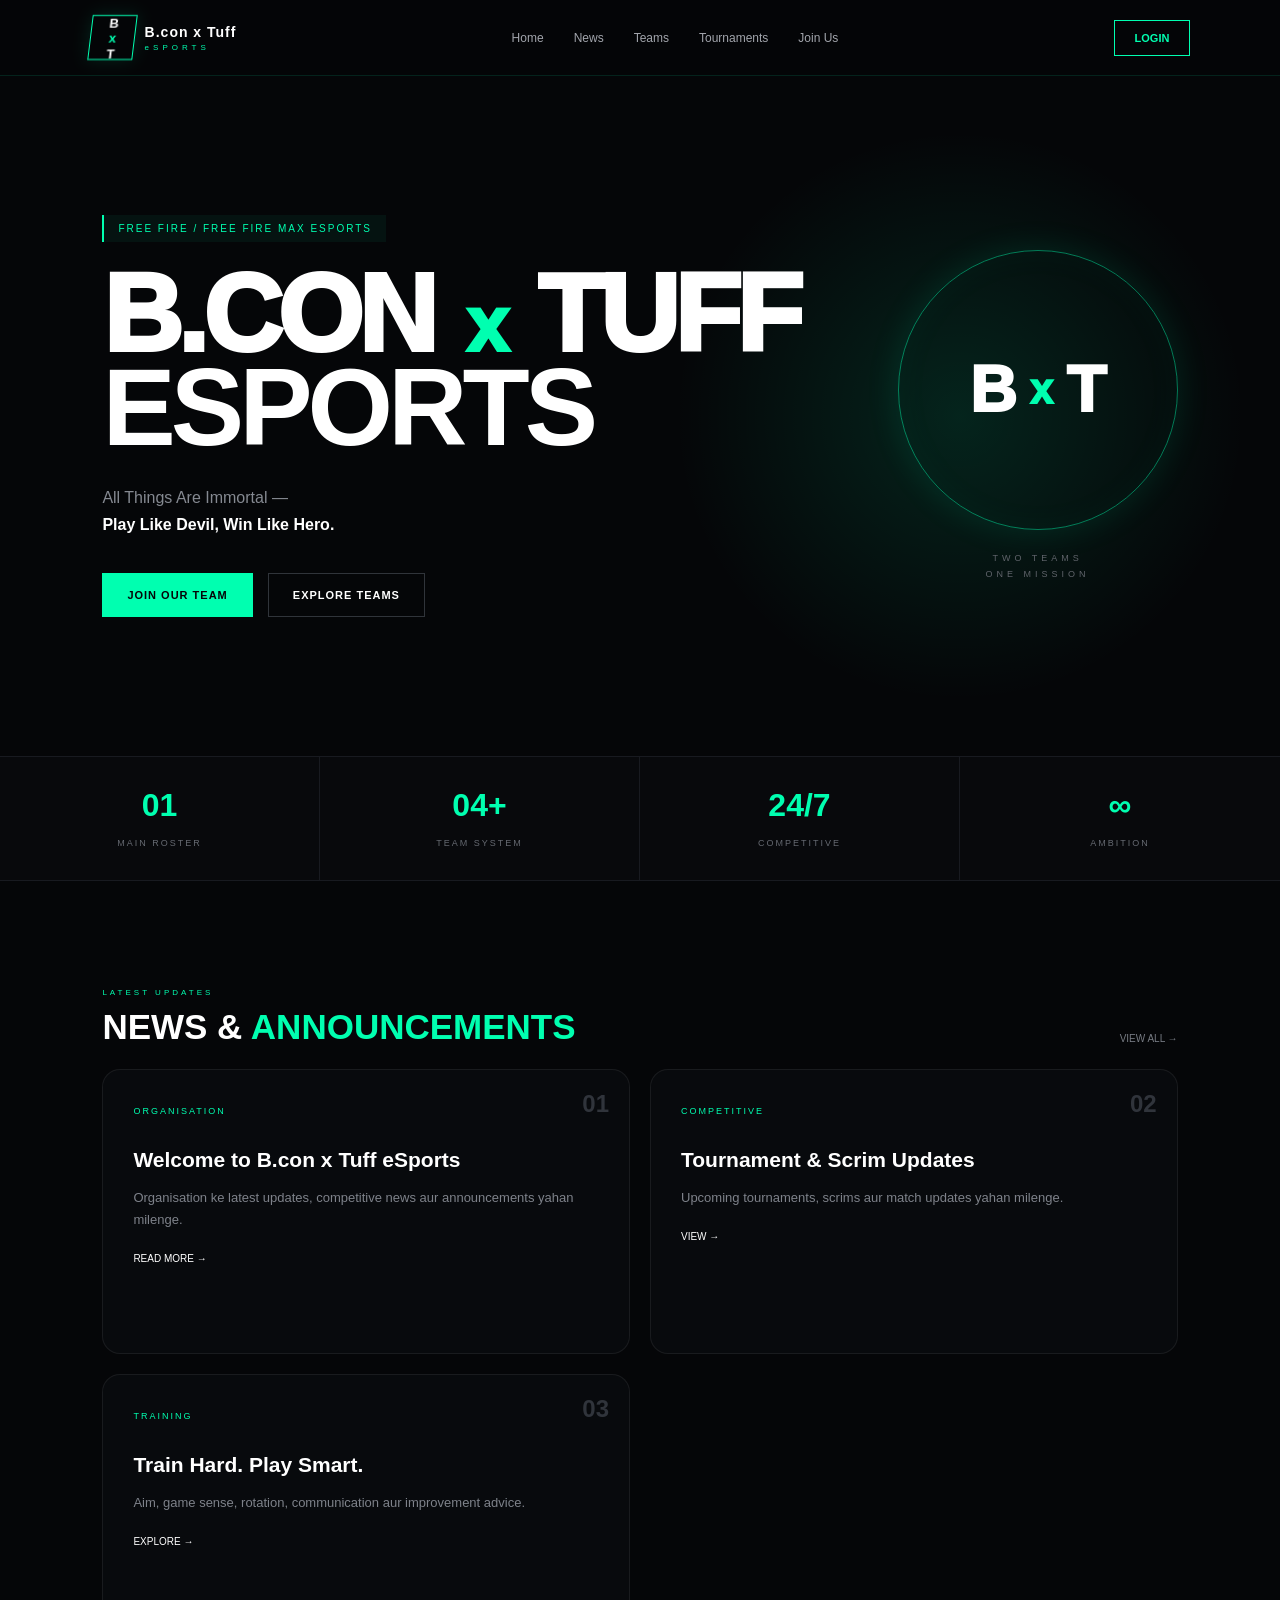
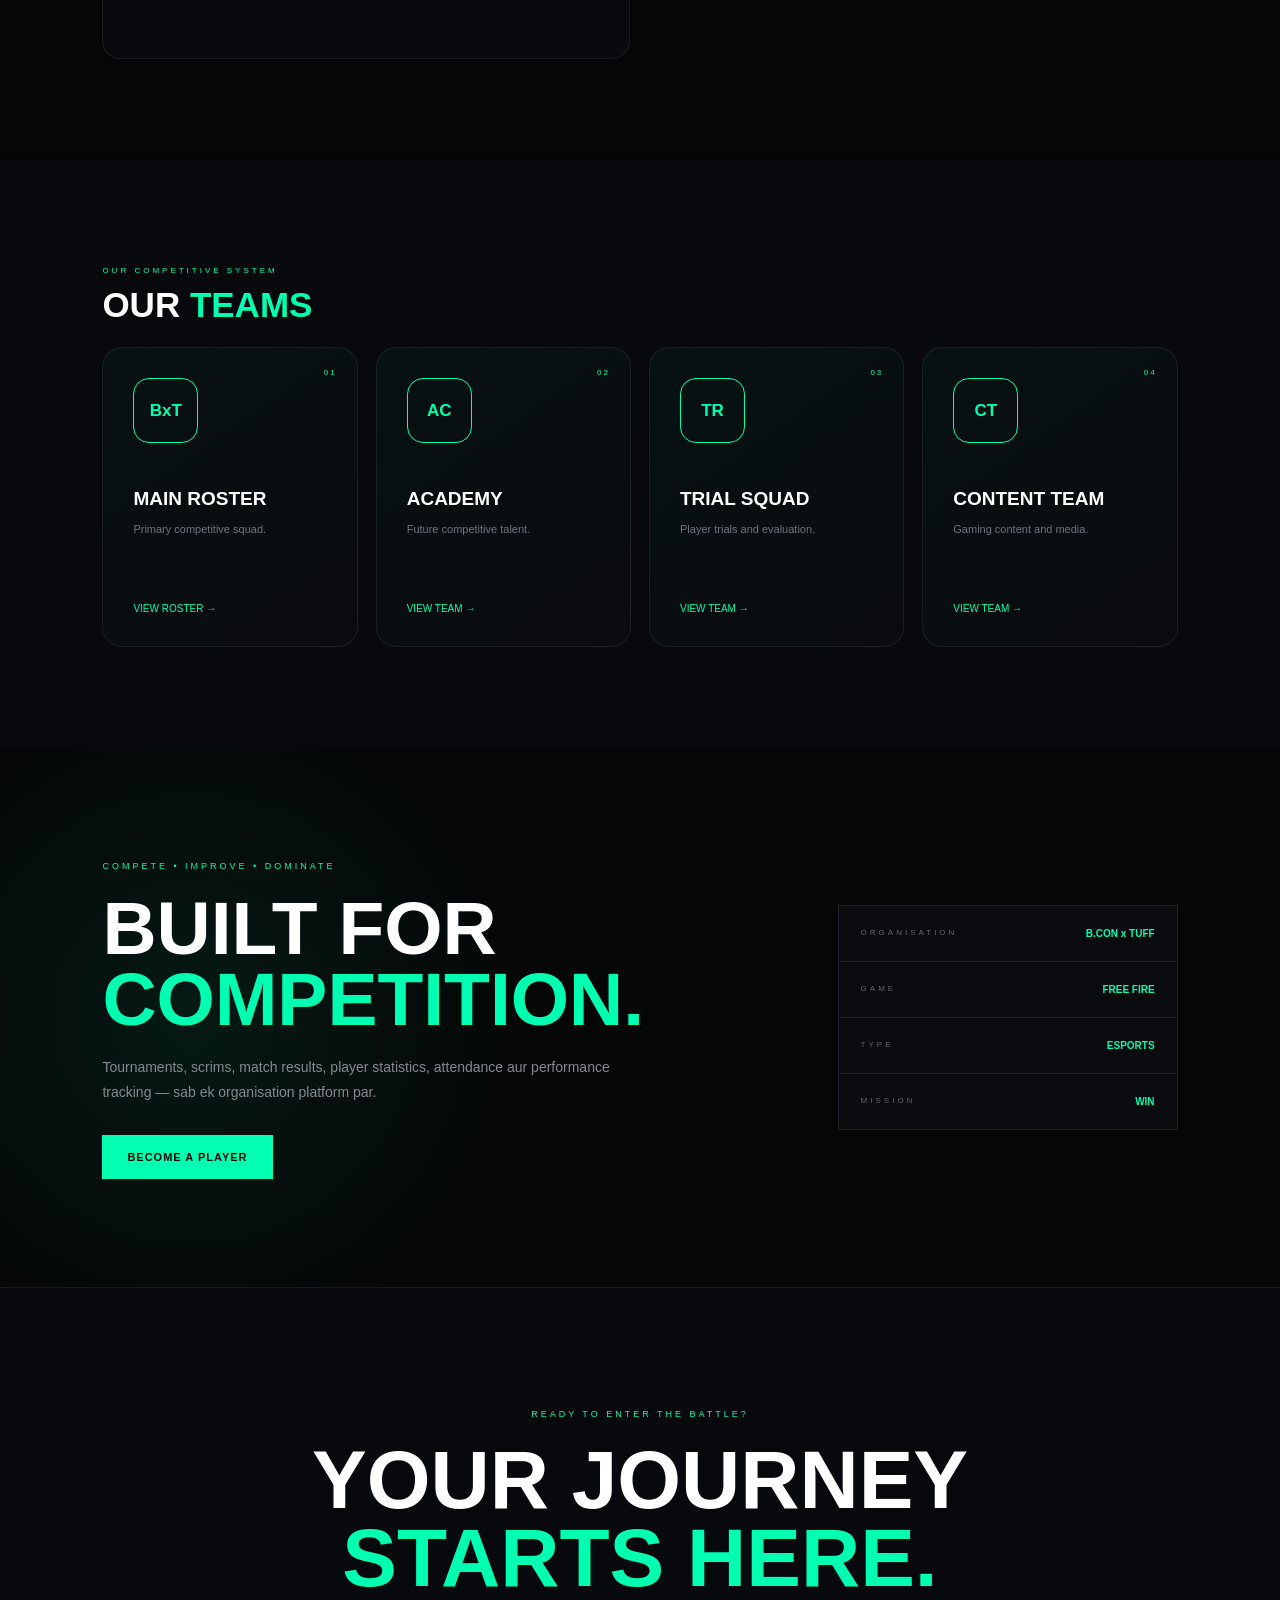
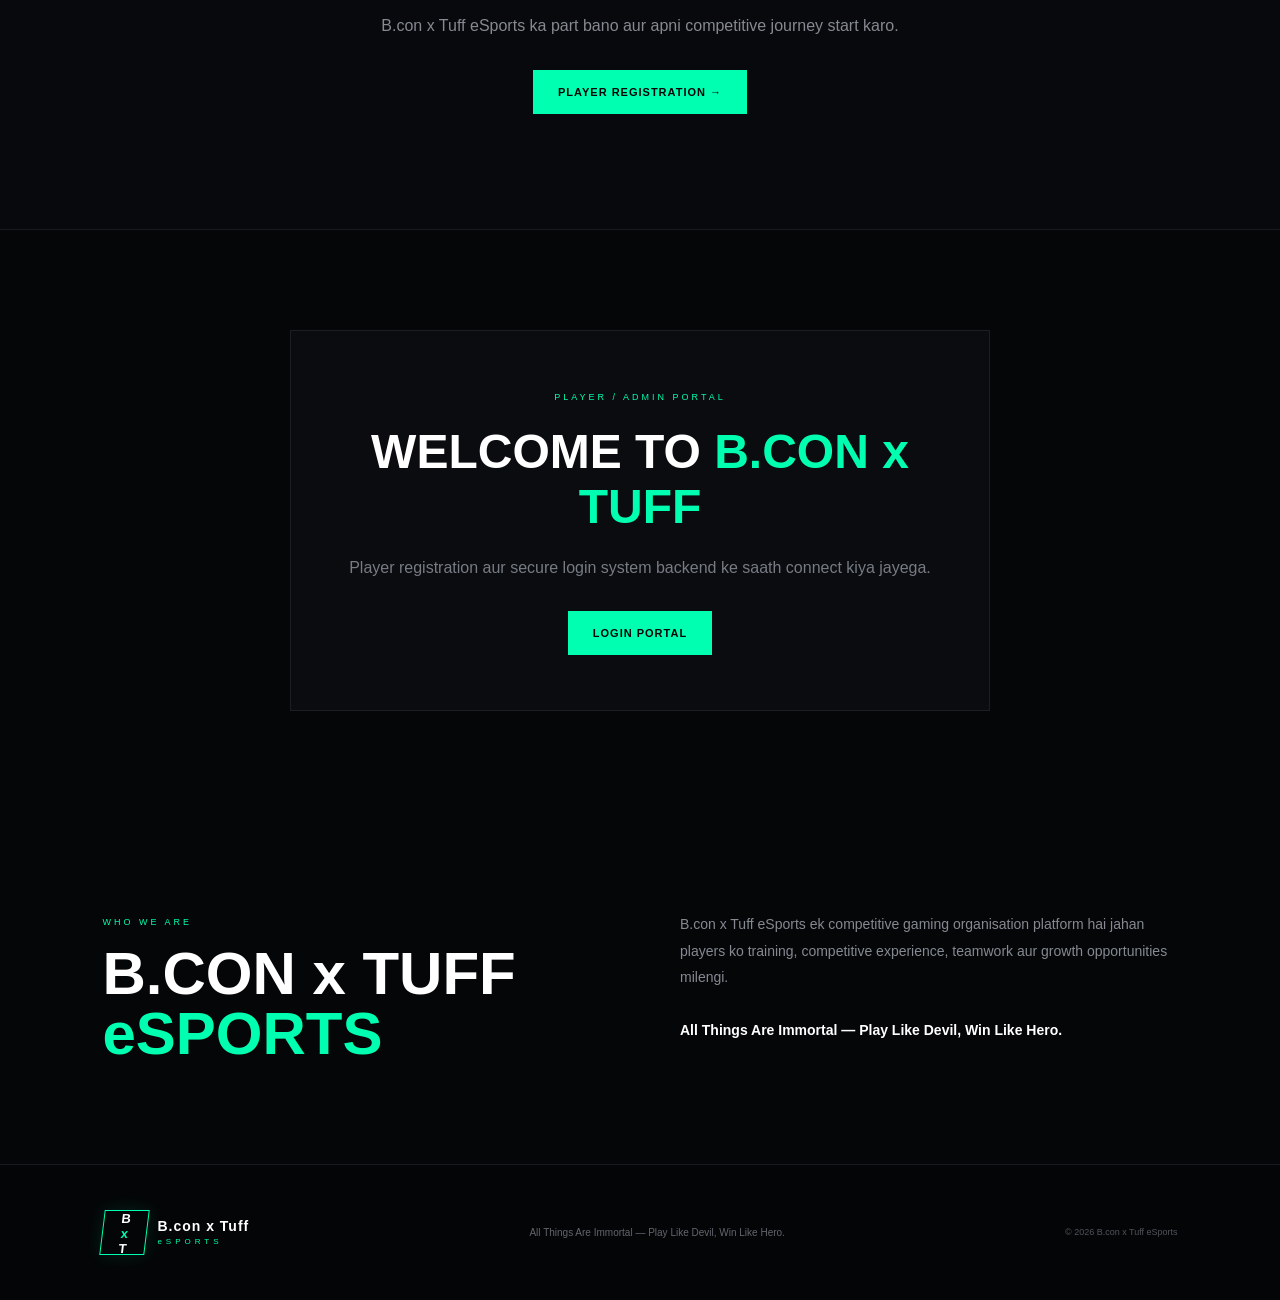
<file: index.html>
<!DOCTYPE html>
<html lang="en">

<head>
    <meta charset="UTF-8">
    <meta name="viewport" content="width=device-width, initial-scale=1.0">

    <title>B.con x Tuff eSports</title>

    <link rel="stylesheet" href="style.css">
</head>

<body>

    <!-- NAVBAR -->
    <header class="navbar">

        <a href="#home" class="brand">
            <div class="brand-mark">
                B <span>x</span> T
            </div>

            <div>
                <strong>B.con x Tuff</strong>
                <small>eSPORTS</small>
            </div>
        </a>

        <nav>
            <a href="#home">Home</a>
            <a href="#news">News</a>
            <a href="#teams">Teams</a>
            <a href="#tournaments">Tournaments</a>
            <a href="#join">Join Us</a>
        </nav>

        <a href="#login" class="login-btn">
            LOGIN
        </a>

    </header>


    <!-- HERO -->
    <main>

        <section class="hero" id="home">

            <div class="hero-content">

                <div class="eyebrow">
                    FREE FIRE / FREE FIRE MAX ESPORTS
                </div>

                <h1>
                    B.CON
                    <span>x</span>
                    TUFF
                    <br>
                    <strong>ESPORTS</strong>
                </h1>

                <p class="tagline">
                    All Things Are Immortal —
                    <br>
                    <b>Play Like Devil, Win Like Hero.</b>
                </p>

                <div class="hero-actions">

                    <a href="#join" class="primary-btn">
                        JOIN OUR TEAM
                    </a>

                    <a href="#teams" class="secondary-btn">
                        EXPLORE TEAMS
                    </a>

                </div>

            </div>


            <div class="hero-emblem">

                <div class="emblem">
                    <span>B</span>
                    <i>x</i>
                    <span>T</span>
                </div>

                <p>
                    TWO TEAMS<br>
                    ONE MISSION
                </p>

            </div>

        </section>


        <!-- STATS -->
        <section class="stats">

            <div>
                <strong>01</strong>
                <span>MAIN ROSTER</span>
            </div>

            <div>
                <strong>04+</strong>
                <span>TEAM SYSTEM</span>
            </div>

            <div>
                <strong>24/7</strong>
                <span>COMPETITIVE</span>
            </div>

            <div>
                <strong>∞</strong>
                <span>AMBITION</span>
            </div>

        </section>


        <!-- NEWS -->
        <section class="section" id="news">

            <div class="section-heading">

                <div>
                    <small>LATEST UPDATES</small>

                    <h2>
                        NEWS &
                        <span>ANNOUNCEMENTS</span>
                    </h2>
                </div>

                <a href="#">
                    VIEW ALL →
                </a>

            </div>


            <div class="news-grid">

                <article class="news-card">

                    <div class="card-number">01</div>

                    <small>ORGANISATION</small>

                    <h3>
                        Welcome to B.con x Tuff eSports
                    </h3>

                    <p>
                        Organisation ke latest updates,
                        competitive news aur announcements
                        yahan milenge.
                    </p>

                    <a href="#">
                        READ MORE →
                    </a>

                </article>


                <article class="news-card">

                    <div class="card-number">02</div>

                    <small>COMPETITIVE</small>

                    <h3>
                        Tournament & Scrim Updates
                    </h3>

                    <p>
                        Upcoming tournaments, scrims aur
                        match updates yahan milenge.
                    </p>

                    <a href="#">
                        VIEW →
                    </a>

                </article>


                <article class="news-card">

                    <div class="card-number">03</div>

                    <small>TRAINING</small>

                    <h3>
                        Train Hard. Play Smart.
                    </h3>

                    <p>
                        Aim, game sense, rotation,
                        communication aur improvement advice.
                    </p>

                    <a href="#">
                        EXPLORE →
                    </a>

                </article>

            </div>

        </section>


        <!-- TEAMS -->
        <section class="section teams-section" id="teams">

            <div class="section-heading">

                <div>
                    <small>OUR COMPETITIVE SYSTEM</small>

                    <h2>
                        OUR <span>TEAMS</span>
                    </h2>
                </div>

            </div>


            <div class="team-grid">

                <article class="team-card">

                    <div class="team-logo">
                        BxT
                    </div>

                    <small>01</small>

                    <h3>MAIN ROSTER</h3>

                    <p>
                        Primary competitive squad.
                    </p>

                    <button>
                        VIEW ROSTER →
                    </button>

                </article>


                <article class="team-card">

                    <div class="team-logo">
                        AC
                    </div>

                    <small>02</small>

                    <h3>ACADEMY</h3>

                    <p>
                        Future competitive talent.
                    </p>

                    <button>
                        VIEW TEAM →
                    </button>

                </article>


                <article class="team-card">

                    <div class="team-logo">
                        TR
                    </div>

                    <small>03</small>

                    <h3>TRIAL SQUAD</h3>

                    <p>
                        Player trials and evaluation.
                    </p>

                    <button>
                        VIEW TEAM →
                    </button>

                </article>


                <article class="team-card">

                    <div class="team-logo">
                        CT
                    </div>

                    <small>04</small>

                    <h3>CONTENT TEAM</h3>

                    <p>
                        Gaming content and media.
                    </p>

                    <button>
                        VIEW TEAM →
                    </button>

                </article>

            </div>

        </section>


        <!-- COMPETITIVE -->
        <section class="competitive" id="tournaments">

            <div class="competitive-content">

                <small>
                    COMPETE • IMPROVE • DOMINATE
                </small>

                <h2>
                    BUILT FOR
                    <span>COMPETITION.</span>
                </h2>

                <p>
                    Tournaments, scrims, match results,
                    player statistics, attendance aur
                    performance tracking — sab ek
                    organisation platform par.
                </p>

                <a href="#join" class="primary-btn">
                    BECOME A PLAYER
                </a>

            </div>


            <div class="competitive-panel">

                <div>
                    <small>ORGANISATION</small>
                    <strong>B.CON x TUFF</strong>
                </div>

                <div>
                    <small>GAME</small>
                    <strong>FREE FIRE</strong>
                </div>

                <div>
                    <small>TYPE</small>
                    <strong>ESPORTS</strong>
                </div>

                <div>
                    <small>MISSION</small>
                    <strong>WIN</strong>
                </div>

            </div>

        </section>


        <!-- JOIN -->
        <section class="join" id="join">

            <small>
                READY TO ENTER THE BATTLE?
            </small>

            <h2>
                YOUR JOURNEY
                <span>STARTS HERE.</span>
            </h2>

            <p>
                B.con x Tuff eSports ka part bano
                aur apni competitive journey start karo.
            </p>

            <a href="#login" class="primary-btn">
                PLAYER REGISTRATION →
            </a>

        </section>


        <!-- LOGIN -->
        <section class="login-section" id="login">

            <div class="login-box">

                <small>PLAYER / ADMIN PORTAL</small>

                <h2>
                    WELCOME TO
                    <span>B.CON x TUFF</span>
                </h2>

                <p>
                    Player registration aur secure login
                    system backend ke saath connect kiya jayega.
                </p>

                <button class="primary-btn" id="loginNotice">
                    LOGIN PORTAL
                </button>

            </div>

        </section>


        <!-- ABOUT -->
        <section class="section about">

            <div>

                <small>WHO WE ARE</small>

                <h2>
                    B.CON x TUFF
                    <span>eSPORTS</span>
                </h2>

            </div>

            <p>
                B.con x Tuff eSports ek competitive gaming
                organisation platform hai jahan players ko
                training, competitive experience, teamwork
                aur growth opportunities milengi.

                <br><br>

                <strong>
                    All Things Are Immortal —
                    Play Like Devil, Win Like Hero.
                </strong>
            </p>

        </section>

    </main>


    <!-- FOOTER -->
    <footer>

        <a href="#home" class="brand">

            <div class="brand-mark">
                B <span>x</span> T
            </div>

            <div>
                <strong>B.con x Tuff</strong>
                <small>eSPORTS</small>
            </div>

        </a>

        <p>
            All Things Are Immortal —
            Play Like Devil, Win Like Hero.
        </p>

        <small>
            © 2026 B.con x Tuff eSports
        </small>

    </footer>


    <script src="script.js"></script>

</body>

</html>
</file>
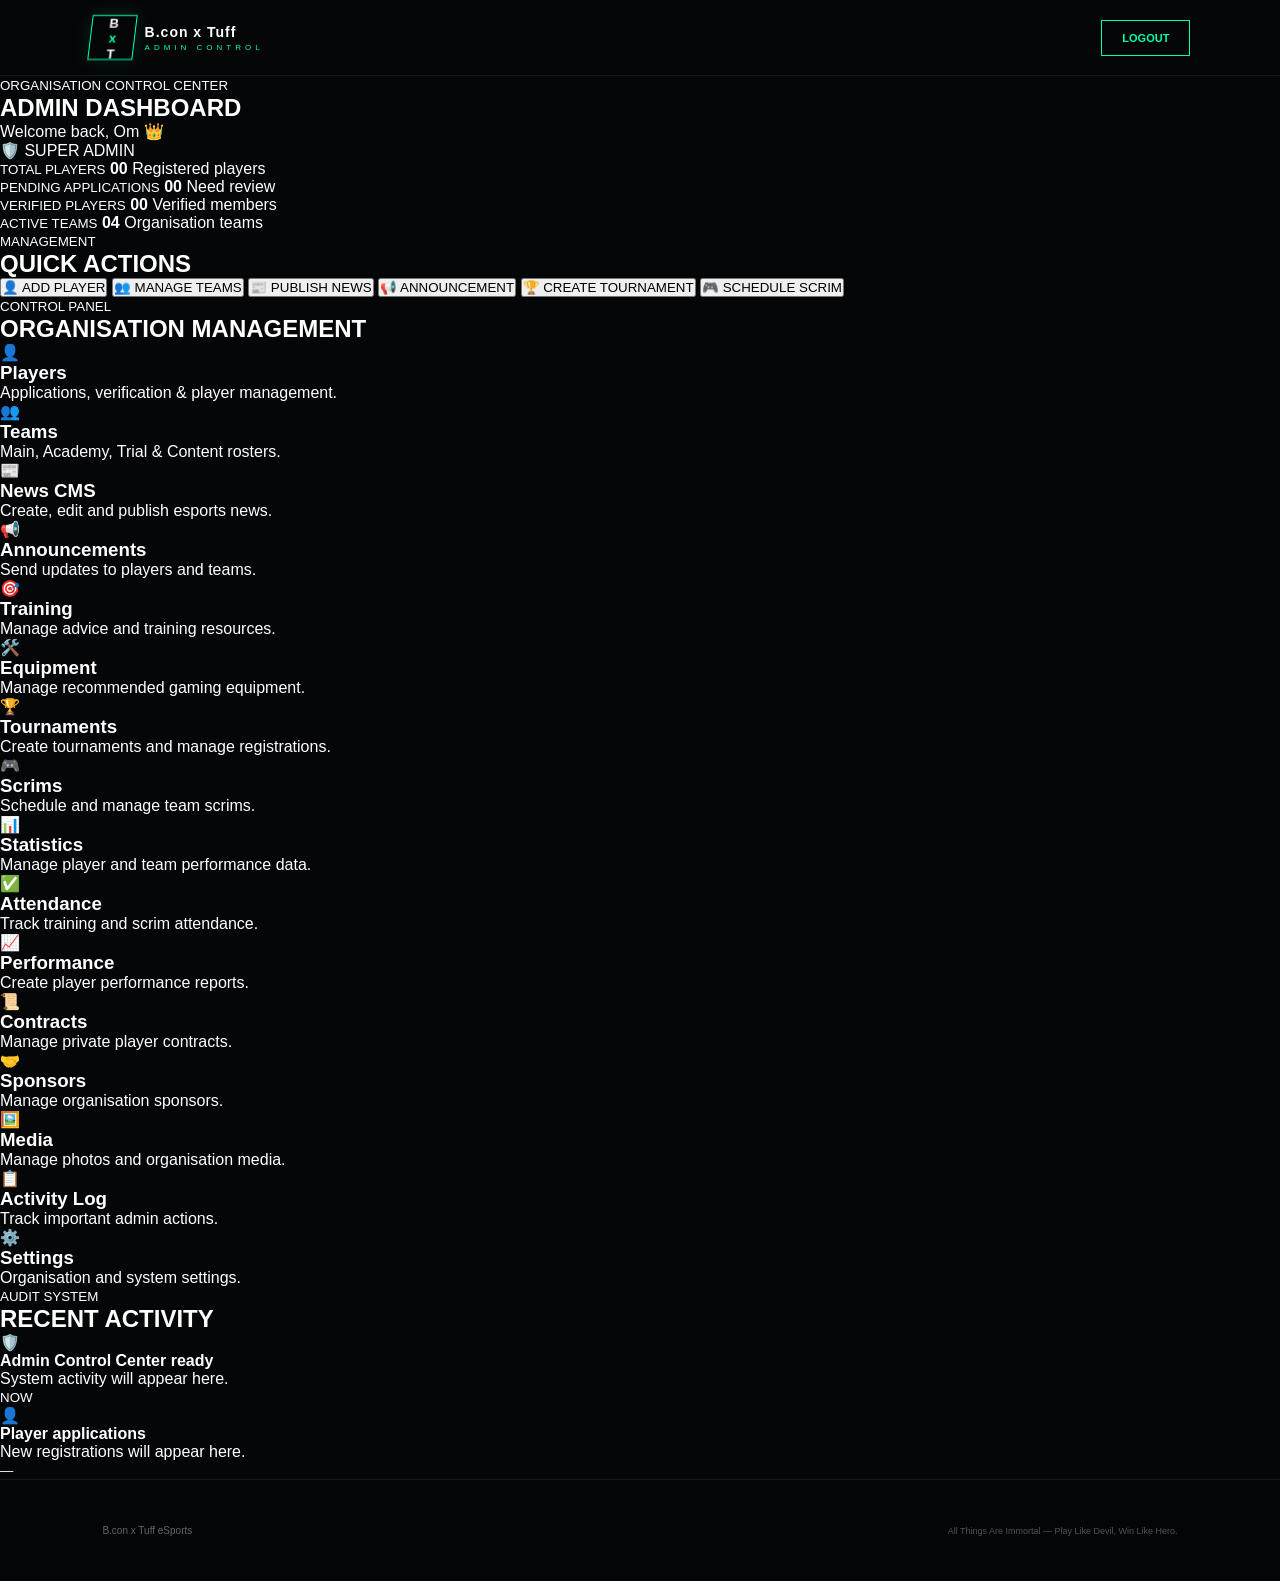
<file: admin.html>
<!DOCTYPE html>
<html lang="en">

<head>
    <meta charset="UTF-8">
    <meta name="viewport" content="width=device-width, initial-scale=1.0">

    <title>Admin Control Center | B.con x Tuff</title>

    <link rel="stylesheet" href="style.css">
</head>

<body>

<header class="navbar">

    <a href="index.html" class="brand">

        <div class="brand-mark">
            B <span>x</span> T
        </div>

        <div>
            <strong>B.con x Tuff</strong>
            <small>ADMIN CONTROL</small>
        </div>

    </a>

    <a href="index.html" class="login-btn">
        LOGOUT
    </a>

</header>


<main class="admin-dashboard">

    <!-- HEADER -->

    <section class="admin-header">

        <div>

            <small>ORGANISATION CONTROL CENTER</small>

            <h1>
                ADMIN
                <span>DASHBOARD</span>
            </h1>

            <p>
                Welcome back, Om 👑
            </p>

        </div>

        <div class="admin-badge">
            🛡️ SUPER ADMIN
        </div>

    </section>


    <!-- OVERVIEW -->

    <section class="admin-stats">

        <div class="admin-stat">
            <small>TOTAL PLAYERS</small>
            <strong>00</strong>
            <span>Registered players</span>
        </div>

        <div class="admin-stat">
            <small>PENDING APPLICATIONS</small>
            <strong>00</strong>
            <span>Need review</span>
        </div>

        <div class="admin-stat">
            <small>VERIFIED PLAYERS</small>
            <strong>00</strong>
            <span>Verified members</span>
        </div>

        <div class="admin-stat">
            <small>ACTIVE TEAMS</small>
            <strong>04</strong>
            <span>Organisation teams</span>
        </div>

    </section>


    <!-- QUICK ACTIONS -->

    <section class="admin-section">

        <div class="section-title">
            <small>MANAGEMENT</small>
            <h2>QUICK ACTIONS</h2>
        </div>


        <div class="admin-actions">

            <button>
                👤 ADD PLAYER
            </button>

            <button>
                👥 MANAGE TEAMS
            </button>

            <button>
                📰 PUBLISH NEWS
            </button>

            <button>
                📢 ANNOUNCEMENT
            </button>

            <button>
                🏆 CREATE TOURNAMENT
            </button>

            <button>
                🎮 SCHEDULE SCRIM
            </button>

        </div>

    </section>


    <!-- MANAGEMENT GRID -->

    <section class="admin-section">

        <div class="section-title">
            <small>CONTROL PANEL</small>
            <h2>ORGANISATION MANAGEMENT</h2>
        </div>


        <div class="admin-grid">

            <a href="#" class="admin-card">
                <span>👤</span>
                <h3>Players</h3>
                <p>Applications, verification & player management.</p>
            </a>

            <a href="#" class="admin-card">
                <span>👥</span>
                <h3>Teams</h3>
                <p>Main, Academy, Trial & Content rosters.</p>
            </a>

            <a href="#" class="admin-card">
                <span>📰</span>
                <h3>News CMS</h3>
                <p>Create, edit and publish esports news.</p>
            </a>

            <a href="#" class="admin-card">
                <span>📢</span>
                <h3>Announcements</h3>
                <p>Send updates to players and teams.</p>
            </a>

            <a href="#" class="admin-card">
                <span>🎯</span>
                <h3>Training</h3>
                <p>Manage advice and training resources.</p>
            </a>

            <a href="#" class="admin-card">
                <span>🛠️</span>
                <h3>Equipment</h3>
                <p>Manage recommended gaming equipment.</p>
            </a>

            <a href="#" class="admin-card">
                <span>🏆</span>
                <h3>Tournaments</h3>
                <p>Create tournaments and manage registrations.</p>
            </a>

            <a href="#" class="admin-card">
                <span>🎮</span>
                <h3>Scrims</h3>
                <p>Schedule and manage team scrims.</p>
            </a>

            <a href="#" class="admin-card">
                <span>📊</span>
                <h3>Statistics</h3>
                <p>Manage player and team performance data.</p>
            </a>

            <a href="#" class="admin-card">
                <span>✅</span>
                <h3>Attendance</h3>
                <p>Track training and scrim attendance.</p>
            </a>

            <a href="#" class="admin-card">
                <span>📈</span>
                <h3>Performance</h3>
                <p>Create player performance reports.</p>
            </a>

            <a href="#" class="admin-card">
                <span>📜</span>
                <h3>Contracts</h3>
                <p>Manage private player contracts.</p>
            </a>

            <a href="#" class="admin-card">
                <span>🤝</span>
                <h3>Sponsors</h3>
                <p>Manage organisation sponsors.</p>
            </a>

            <a href="#" class="admin-card">
                <span>🖼️</span>
                <h3>Media</h3>
                <p>Manage photos and organisation media.</p>
            </a>

            <a href="#" class="admin-card">
                <span>📋</span>
                <h3>Activity Log</h3>
                <p>Track important admin actions.</p>
            </a>

            <a href="#" class="admin-card">
                <span>⚙️</span>
                <h3>Settings</h3>
                <p>Organisation and system settings.</p>
            </a>

        </div>

    </section>


    <!-- RECENT ACTIVITY -->

    <section class="admin-section">

        <div class="section-title">
            <small>AUDIT SYSTEM</small>
            <h2>RECENT ACTIVITY</h2>
        </div>


        <div class="activity-list">

            <div class="activity">
                <span>🛡️</span>

                <div>
                    <strong>Admin Control Center ready</strong>
                    <p>System activity will appear here.</p>
                </div>

                <small>NOW</small>
            </div>


            <div class="activity">
                <span>👤</span>

                <div>
                    <strong>Player applications</strong>
                    <p>New registrations will appear here.</p>
                </div>

                <small>—</small>
            </div>

        </div>

    </section>

</main>


<footer>

    <p>B.con x Tuff eSports</p>

    <small>
        All Things Are Immortal —
        Play Like Devil, Win Like Hero.
    </small>

</footer>


<script src="script.js"></script>

</body>
</html>
</file>
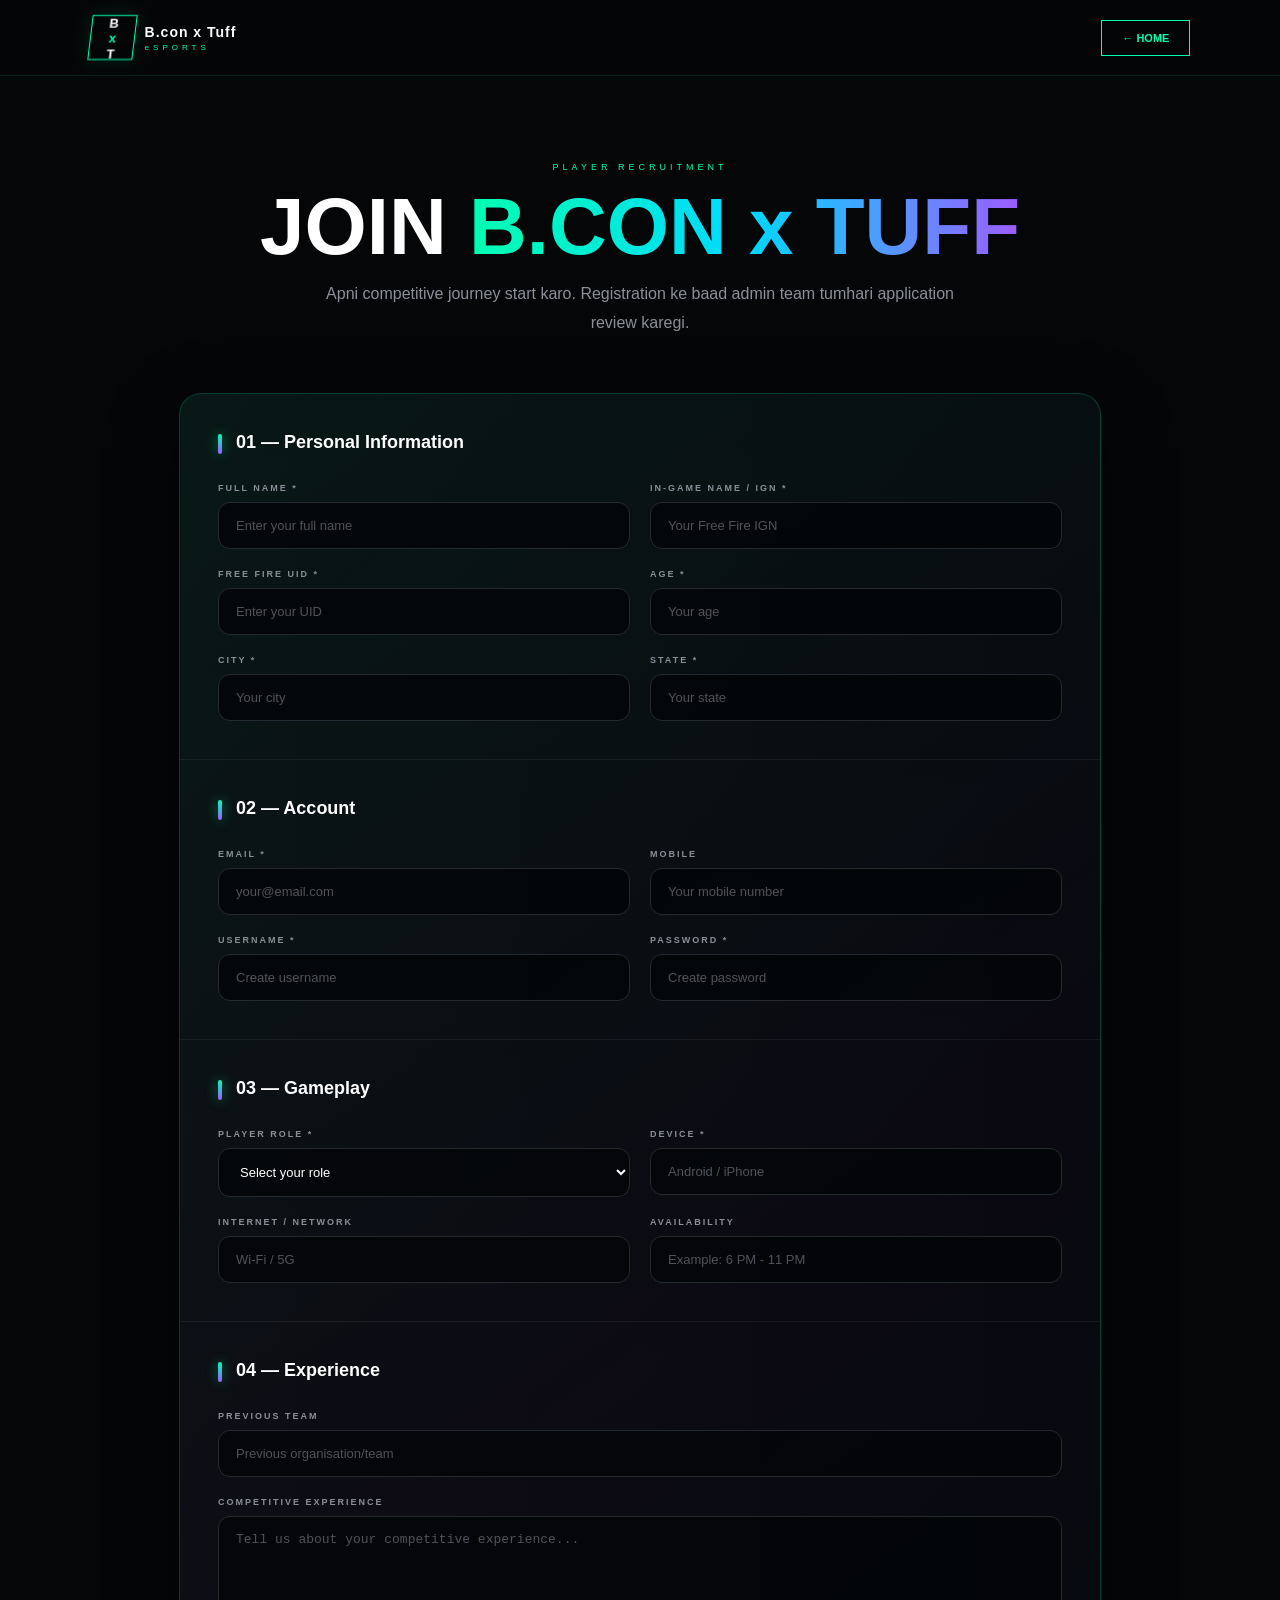
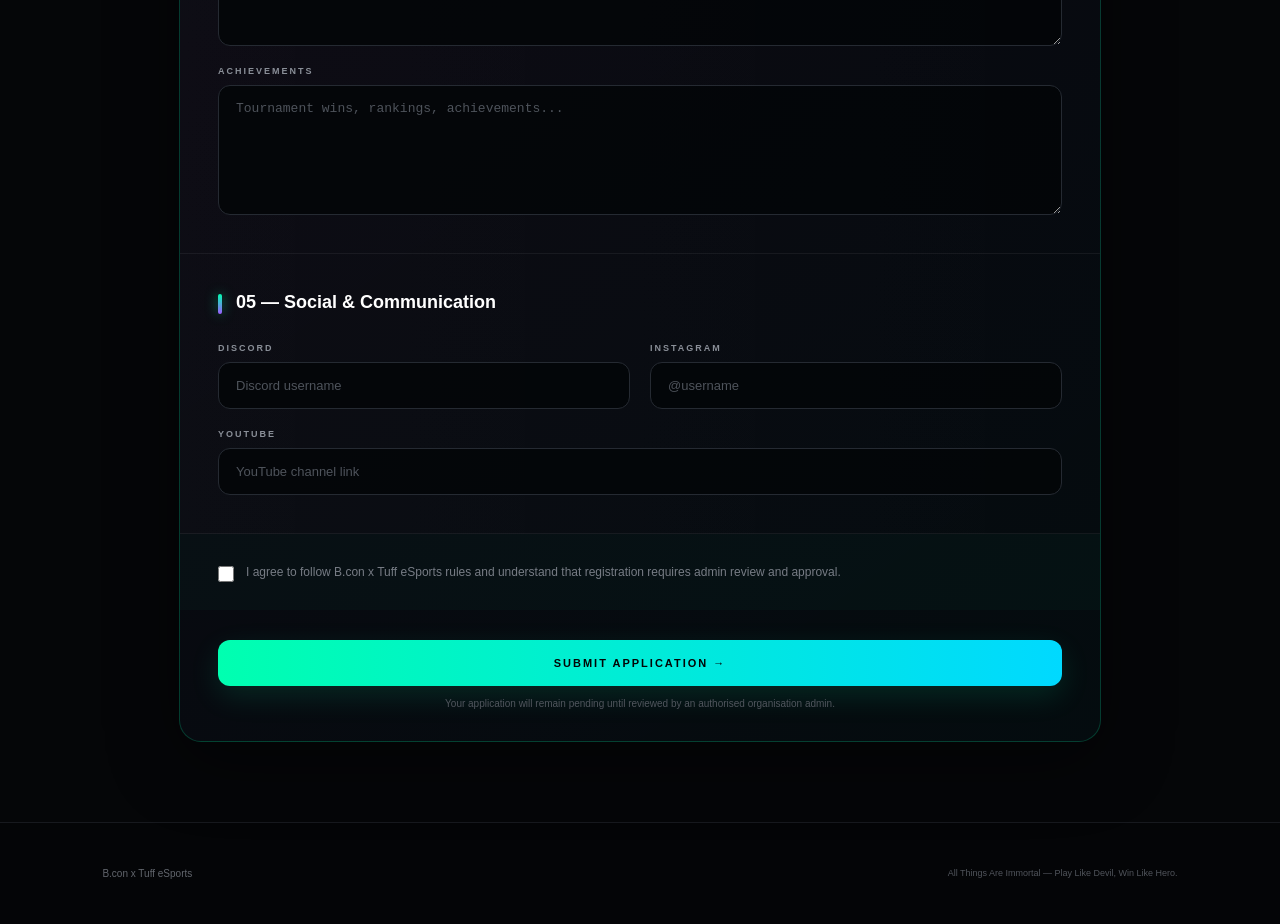
<file: join.html>
<!DOCTYPE html>
<html lang="en">

<head>
    <meta charset="UTF-8">
    <meta name="viewport" content="width=device-width, initial-scale=1.0">

    <title>Join | B.con x Tuff eSports</title>

    <link rel="stylesheet" href="style.css">
</head>

<body>

    <!-- NAVBAR -->
    <header class="navbar">

        <a href="index.html" class="brand">

            <div class="brand-mark">
                B <span>x</span> T
            </div>

            <div>
                <strong>B.con x Tuff</strong>
                <small>eSPORTS</small>
            </div>

        </a>

        <a href="index.html" class="login-btn">
            ← HOME
        </a>

    </header>


    <!-- REGISTRATION -->
    <main>

        <section class="registration">

            <div class="registration-header">

                <small>PLAYER RECRUITMENT</small>

                <h1>
                    JOIN
                    <span>B.CON x TUFF</span>
                </h1>

                <p>
                    Apni competitive journey start karo.
                    Registration ke baad admin team tumhari
                    application review karegi.
                </p>

            </div>


            <form id="registrationForm">

                <!-- PERSONAL INFORMATION -->
                <div class="form-section">

                    <h2>01 — Personal Information</h2>

                    <div class="form-grid">

                        <div class="field">
                            <label>FULL NAME *</label>
                            <input
                                type="text"
                                name="fullName"
                                placeholder="Enter your full name"
                                required
                            >
                        </div>

                        <div class="field">
                            <label>IN-GAME NAME / IGN *</label>
                            <input
                                type="text"
                                name="ign"
                                placeholder="Your Free Fire IGN"
                                required
                            >
                        </div>

                        <div class="field">
                            <label>FREE FIRE UID *</label>
                            <input
                                type="text"
                                name="uid"
                                placeholder="Enter your UID"
                                required
                            >
                        </div>

                        <div class="field">
                            <label>AGE *</label>
                            <input
                                type="number"
                                name="age"
                                min="13"
                                placeholder="Your age"
                                required
                            >
                        </div>

                        <div class="field">
                            <label>CITY *</label>
                            <input
                                type="text"
                                name="city"
                                placeholder="Your city"
                                required
                            >
                        </div>

                        <div class="field">
                            <label>STATE *</label>
                            <input
                                type="text"
                                name="state"
                                placeholder="Your state"
                                required
                            >
                        </div>

                    </div>

                </div>


                <!-- ACCOUNT -->
                <div class="form-section">

                    <h2>02 — Account</h2>

                    <div class="form-grid">

                        <div class="field">
                            <label>EMAIL *</label>

                            <input
                                type="email"
                                name="email"
                                placeholder="your@email.com"
                                required
                            >
                        </div>

                        <div class="field">
                            <label>MOBILE</label>

                            <input
                                type="tel"
                                name="phone"
                                placeholder="Your mobile number"
                            >
                        </div>

                        <div class="field">
                            <label>USERNAME *</label>

                            <input
                                type="text"
                                name="username"
                                placeholder="Create username"
                                required
                            >
                        </div>

                        <div class="field">
                            <label>PASSWORD *</label>

                            <input
                                type="password"
                                name="password"
                                placeholder="Create password"
                                required
                            >
                        </div>

                    </div>

                </div>


                <!-- GAMEPLAY -->
                <div class="form-section">

                    <h2>03 — Gameplay</h2>

                    <div class="form-grid">

                        <div class="field">

                            <label>PLAYER ROLE *</label>

                            <select name="role" required>

                                <option value="">
                                    Select your role
                                </option>

                                <option>IGL</option>
                                <option>Rusher</option>
                                <option>Support</option>
                                <option>Sniper</option>
                                <option>Substitute</option>
                                <option>Coach</option>
                                <option>Analyst</option>
                                <option>Other</option>

                            </select>

                        </div>


                        <div class="field">

                            <label>DEVICE *</label>

                            <input
                                type="text"
                                name="device"
                                placeholder="Android / iPhone"
                                required
                            >

                        </div>


                        <div class="field">

                            <label>INTERNET / NETWORK</label>

                            <input
                                type="text"
                                name="network"
                                placeholder="Wi-Fi / 5G"
                            >

                        </div>


                        <div class="field">

                            <label>AVAILABILITY</label>

                            <input
                                type="text"
                                name="availability"
                                placeholder="Example: 6 PM - 11 PM"
                            >

                        </div>

                    </div>

                </div>


                <!-- EXPERIENCE -->
                <div class="form-section">

                    <h2>04 — Experience</h2>

                    <div class="form-grid">

                        <div class="field full">

                            <label>PREVIOUS TEAM</label>

                            <input
                                type="text"
                                name="previousTeam"
                                placeholder="Previous organisation/team"
                            >

                        </div>


                        <div class="field full">

                            <label>COMPETITIVE EXPERIENCE</label>

                            <textarea
                                name="experience"
                                rows="5"
                                placeholder="Tell us about your competitive experience..."
                            ></textarea>

                        </div>


                        <div class="field full">

                            <label>ACHIEVEMENTS</label>

                            <textarea
                                name="achievements"
                                rows="5"
                                placeholder="Tournament wins, rankings, achievements..."
                            ></textarea>

                        </div>

                    </div>

                </div>


                <!-- SOCIAL -->
                <div class="form-section">

                    <h2>05 — Social & Communication</h2>

                    <div class="form-grid">

                        <div class="field">

                            <label>DISCORD</label>

                            <input
                                type="text"
                                name="discord"
                                placeholder="Discord username"
                            >

                        </div>


                        <div class="field">

                            <label>INSTAGRAM</label>

                            <input
                                type="text"
                                name="instagram"
                                placeholder="@username"
                            >

                        </div>


                        <div class="field full">

                            <label>YOUTUBE</label>

                            <input
                                type="url"
                                name="youtube"
                                placeholder="YouTube channel link"
                            >

                        </div>

                    </div>

                </div>


                <!-- AGREEMENT -->
                <div class="agreement">

                    <label>

                        <input
                            type="checkbox"
                            name="agreement"
                            required
                        >

                        <span>
                            I agree to follow B.con x Tuff eSports
                            rules and understand that registration
                            requires admin review and approval.
                        </span>

                    </label>

                </div>


                <!-- SUBMIT -->
                <button
                    type="submit"
                    class="submit-btn"
                >
                    SUBMIT APPLICATION →
                </button>


                <p class="form-note">
                    Your application will remain pending until
                    reviewed by an authorised organisation admin.
                </p>

            </form>

        </section>

    </main>


    <!-- FOOTER -->
    <footer>

        <p>
            B.con x Tuff eSports
        </p>

        <small>
            All Things Are Immortal —
            Play Like Devil, Win Like Hero.
        </small>

    </footer>


    <script src="script.js"></script>

</body>

</html>
</file>
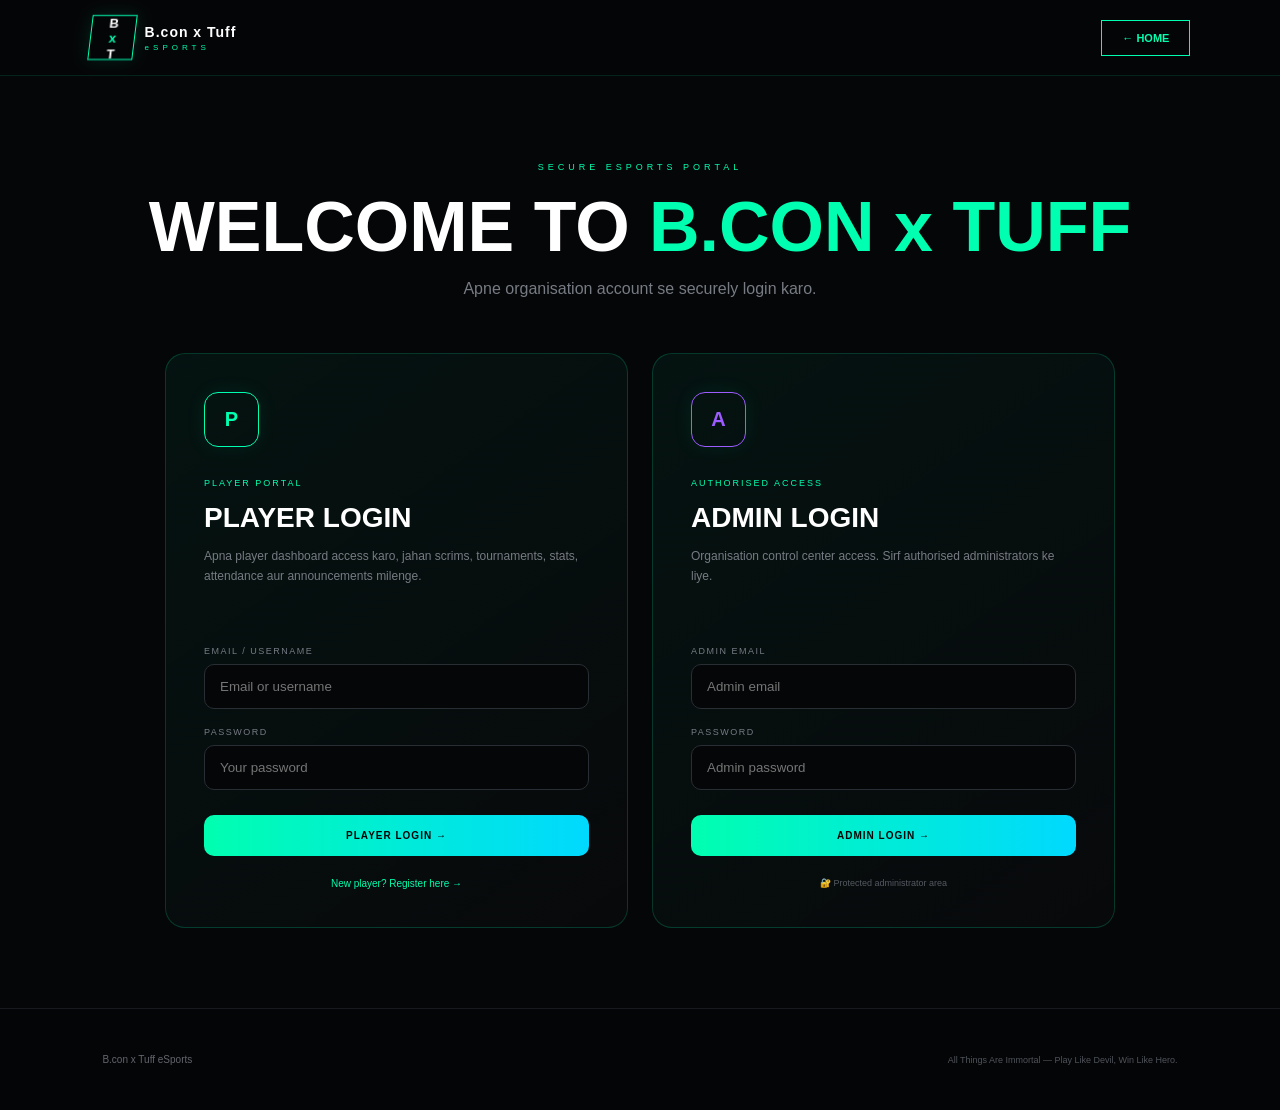
<file: login.html>
<!DOCTYPE html>
<html lang="en">

<head>
    <meta charset="UTF-8">
    <meta name="viewport" content="width=device-width, initial-scale=1.0">

    <title>Login | B.con x Tuff eSports</title>

    <link rel="stylesheet" href="style.css">
</head>

<body>

    <header class="navbar">

        <a href="index.html" class="brand">

            <div class="brand-mark">
                B <span>x</span> T
            </div>

            <div>
                <strong>B.con x Tuff</strong>
                <small>eSPORTS</small>
            </div>

        </a>

        <a href="index.html" class="login-btn">
            ← HOME
        </a>

    </header>


    <main class="portal">

        <div class="portal-header">

            <small>SECURE ESPORTS PORTAL</small>

            <h1>
                WELCOME TO
                <span>B.CON x TUFF</span>
            </h1>

            <p>
                Apne organisation account se securely login karo.
            </p>

        </div>


        <div class="login-options">

            <!-- PLAYER -->

            <section class="portal-card">

                <div class="portal-icon">
                    P
                </div>

                <small>PLAYER PORTAL</small>

                <h2>
                    PLAYER LOGIN
                </h2>

                <p>
                    Apna player dashboard access karo,
                    jahan scrims, tournaments, stats,
                    attendance aur announcements milenge.
                </p>

                <form id="playerLoginForm">

                    <label>
                        EMAIL / USERNAME
                    </label>

                    <input
                        type="text"
                        name="playerLogin"
                        placeholder="Email or username"
                        required
                    >

                    <label>
                        PASSWORD
                    </label>

                    <input
                        type="password"
                        name="playerPassword"
                        placeholder="Your password"
                        required
                    >

                    <button type="submit">
                        PLAYER LOGIN →
                    </button>

                </form>

                <a href="join.html" class="register-link">
                    New player? Register here →
                </a>

            </section>


            <!-- ADMIN -->

            <section class="portal-card admin-card">

                <div class="portal-icon admin-icon">
                    A
                </div>

                <small>AUTHORISED ACCESS</small>

                <h2>
                    ADMIN LOGIN
                </h2>

                <p>
                    Organisation control center access.
                    Sirf authorised administrators ke liye.
                </p>

                <form id="adminLoginForm">

                    <label>
                        ADMIN EMAIL
                    </label>

                    <input
                        type="email"
                        name="adminEmail"
                        placeholder="Admin email"
                        required
                    >

                    <label>
                        PASSWORD
                    </label>

                    <input
                        type="password"
                        name="adminPassword"
                        placeholder="Admin password"
                        required
                    >

                    <button type="submit">
                        ADMIN LOGIN →
                    </button>

                </form>

                <span class="secure-note">
                    🔐 Protected administrator area
                </span>

            </section>

        </div>

    </main>


    <footer>

        <p>
            B.con x Tuff eSports
        </p>

        <small>
            All Things Are Immortal —
            Play Like Devil, Win Like Hero.
        </small>

    </footer>


    <script src="script.js"></script>

</body>

</html>
</file>
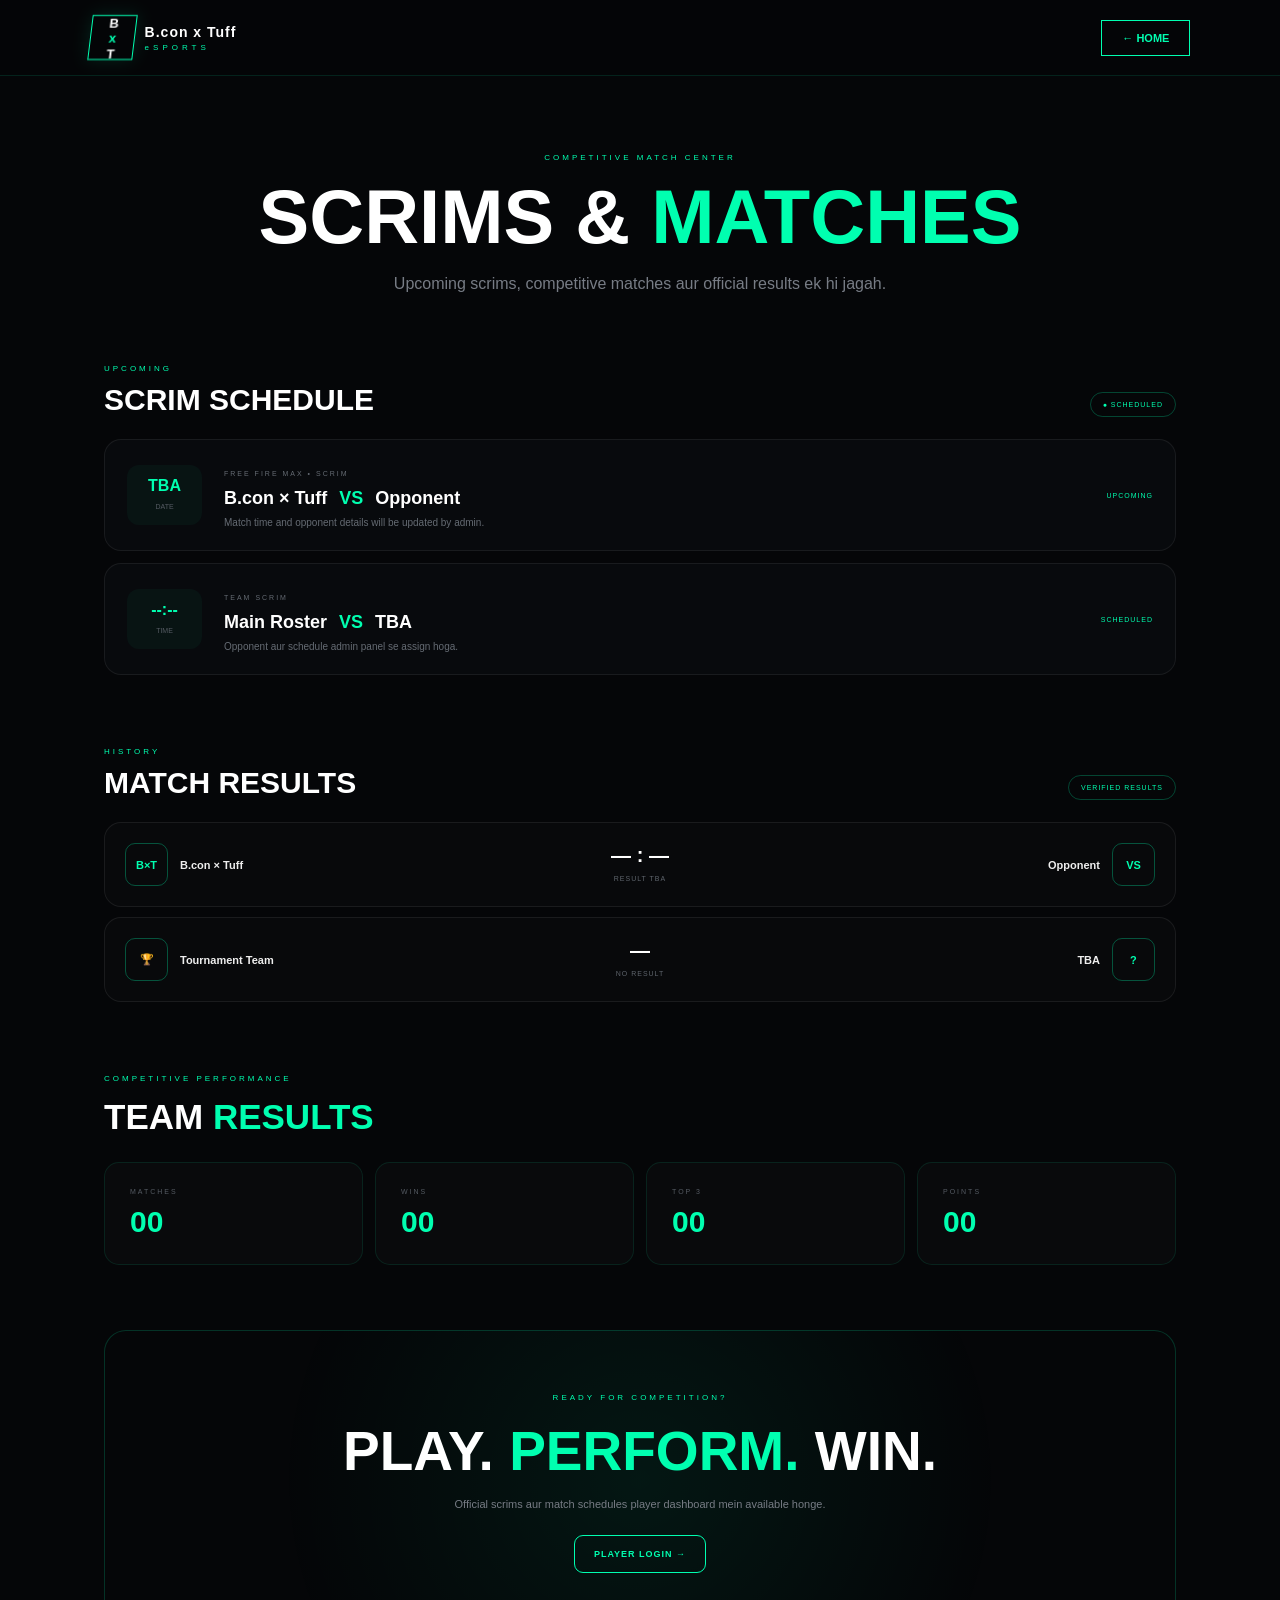
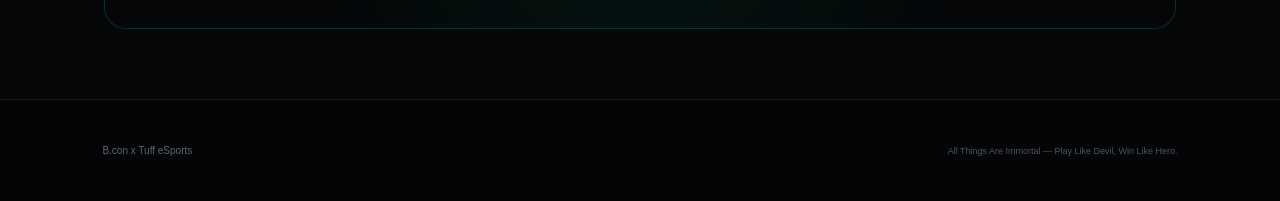
<file: matches.html>
<!DOCTYPE html>
<html lang="en">

<head>
    <meta charset="UTF-8">
    <meta name="viewport" content="width=device-width, initial-scale=1.0">

    <title>Matches | B.con x Tuff eSports</title>

    <link rel="stylesheet" href="style.css">
</head>

<body>

<header class="navbar">

    <a href="index.html" class="brand">

        <div class="brand-mark">
            B <span>x</span> T
        </div>

        <div>
            <strong>B.con x Tuff</strong>
            <small>eSPORTS</small>
        </div>

    </a>

    <a href="index.html" class="login-btn">
        ← HOME
    </a>

</header>


<main class="matches-page">

    <!-- HERO -->

    <section class="matches-hero">

        <small>COMPETITIVE MATCH CENTER</small>

        <h1>
            SCRIMS &
            <span>MATCHES</span>
        </h1>

        <p>
            Upcoming scrims, competitive matches aur
            official results ek hi jagah.
        </p>

    </section>


    <!-- UPCOMING SCRIMS -->

    <section class="match-section">

        <div class="match-heading">

            <div>
                <small>UPCOMING</small>
                <h2>SCRIM SCHEDULE</h2>
            </div>

            <span class="live-dot">
                ● SCHEDULED
            </span>

        </div>


        <div class="scrim-card">

            <div class="scrim-date">
                <strong>TBA</strong>
                <span>DATE</span>
            </div>

            <div class="scrim-info">

                <small>FREE FIRE MAX • SCRIM</small>

                <h3>
                    B.con × Tuff
                    <span>VS</span>
                    Opponent
                </h3>

                <p>
                    Match time and opponent details
                    will be updated by admin.
                </p>

            </div>

            <div class="scrim-status">
                UPCOMING
            </div>

        </div>


        <div class="scrim-card">

            <div class="scrim-date">
                <strong>--:--</strong>
                <span>TIME</span>
            </div>

            <div class="scrim-info">

                <small>TEAM SCRIM</small>

                <h3>
                    Main Roster
                    <span>VS</span>
                    TBA
                </h3>

                <p>
                    Opponent aur schedule admin panel
                    se assign hoga.
                </p>

            </div>

            <div class="scrim-status">
                SCHEDULED
            </div>

        </div>

    </section>


    <!-- RESULTS -->

    <section class="match-section">

        <div class="match-heading">

            <div>
                <small>HISTORY</small>
                <h2>MATCH RESULTS</h2>
            </div>

            <span class="result-label">
                VERIFIED RESULTS
            </span>

        </div>


        <div class="match-result">

            <div class="result-team">

                <div class="mini-logo">
                    B×T
                </div>

                <strong>
                    B.con × Tuff
                </strong>

            </div>


            <div class="result-score">

                <strong>— : —</strong>

                <span>
                    RESULT TBA
                </span>

            </div>


            <div class="result-team opponent">

                <strong>
                    Opponent
                </strong>

                <div class="mini-logo">
                    VS
                </div>

            </div>

        </div>


        <div class="match-result">

            <div class="result-team">

                <div class="mini-logo">
                    🏆
                </div>

                <strong>
                    Tournament Team
                </strong>

            </div>


            <div class="result-score">

                <strong>—</strong>

                <span>
                    NO RESULT
                </span>

            </div>


            <div class="result-team opponent">

                <strong>
                    TBA
                </strong>

                <div class="mini-logo">
                    ?
                </div>

            </div>

        </div>

    </section>


    <!-- PLACEMENT -->

    <section class="placement-section">

        <small>COMPETITIVE PERFORMANCE</small>

        <h2>
            TEAM
            <span>RESULTS</span>
        </h2>

        <div class="placement-grid">

            <div class="placement-card">
                <span>MATCHES</span>
                <strong>00</strong>
            </div>

            <div class="placement-card">
                <span>WINS</span>
                <strong>00</strong>
            </div>

            <div class="placement-card">
                <span>TOP 3</span>
                <strong>00</strong>
            </div>

            <div class="placement-card">
                <span>POINTS</span>
                <strong>00</strong>
            </div>

        </div>

    </section>


    <!-- CTA -->

    <section class="match-cta">

        <small>READY FOR COMPETITION?</small>

        <h2>
            PLAY.
            <span>PERFORM.</span>
            WIN.
        </h2>

        <p>
            Official scrims aur match schedules
            player dashboard mein available honge.
        </p>

        <a href="login.html" class="tournament-btn">
            PLAYER LOGIN →
        </a>

    </section>

</main>


<footer>

    <p>B.con x Tuff eSports</p>

    <small>
        All Things Are Immortal —
        Play Like Devil, Win Like Hero.
    </small>

</footer>


<script src="script.js"></script>

</body>
</html>
</file>
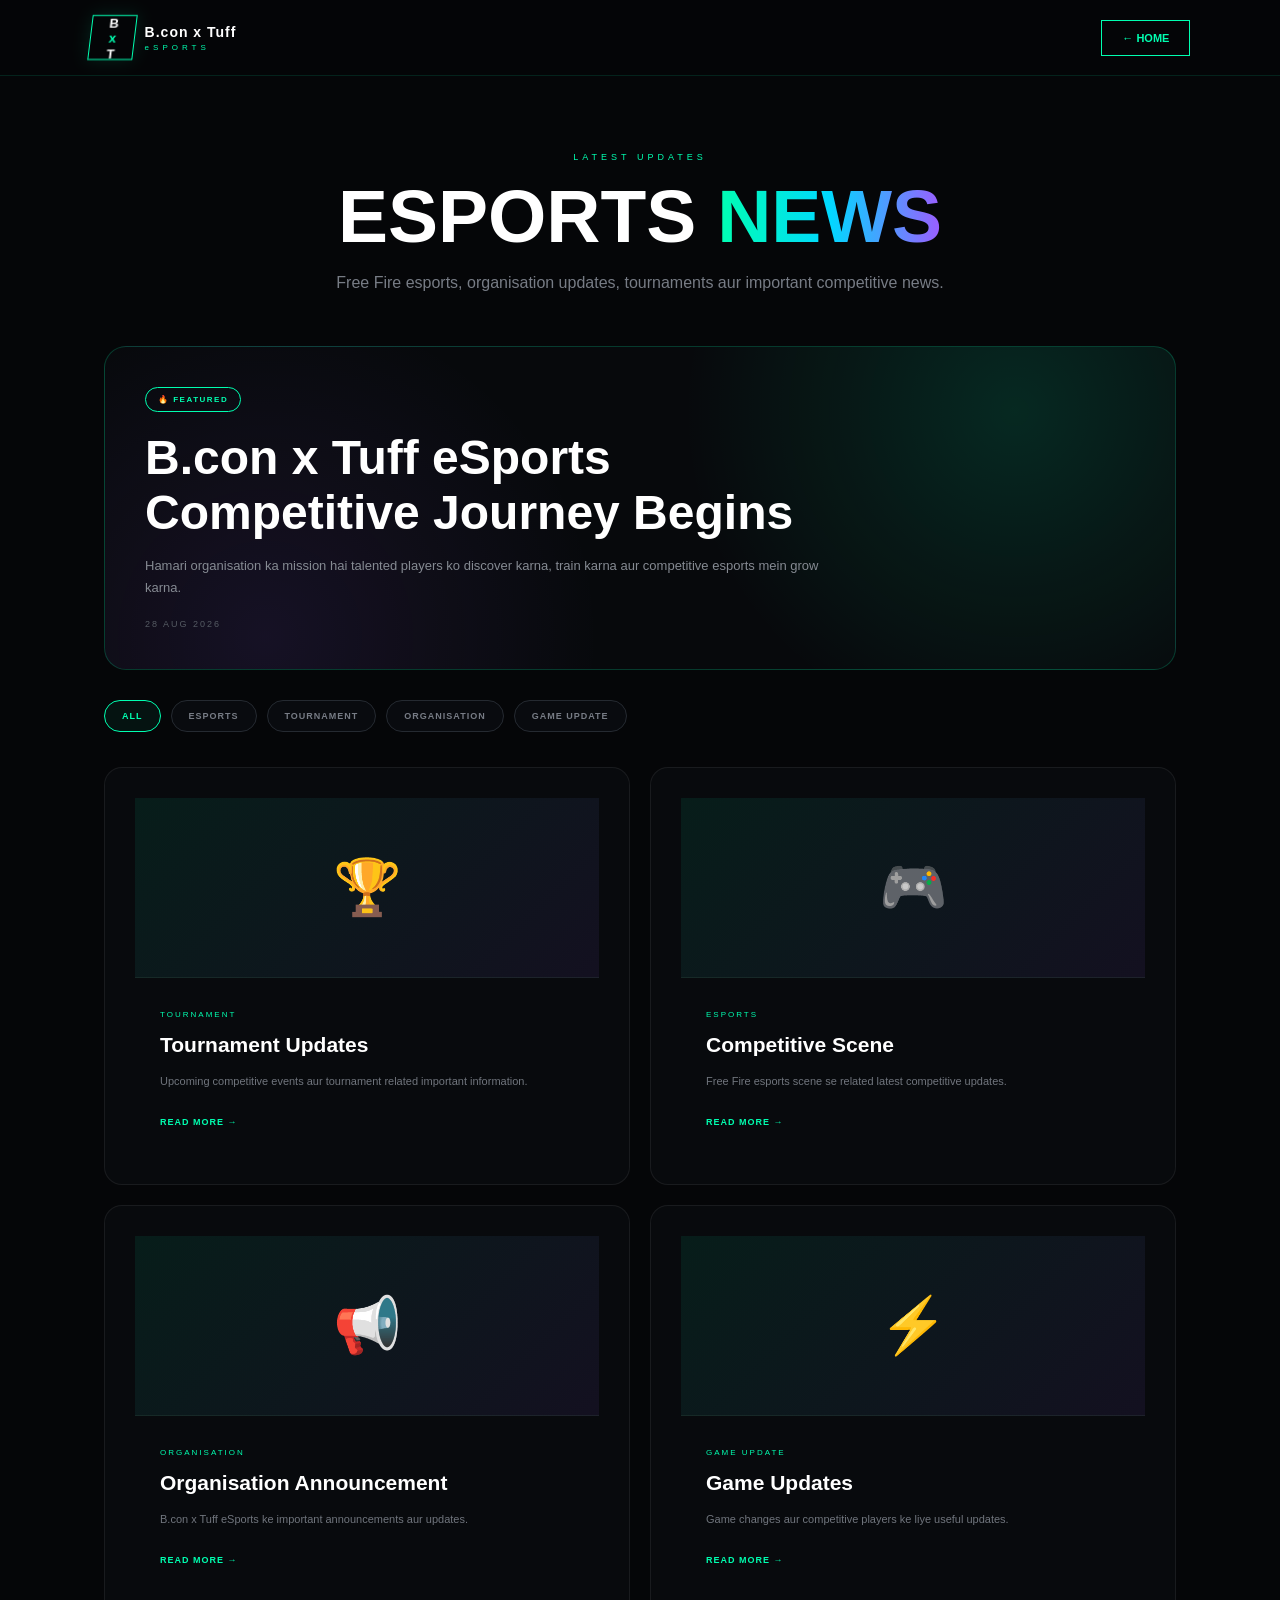
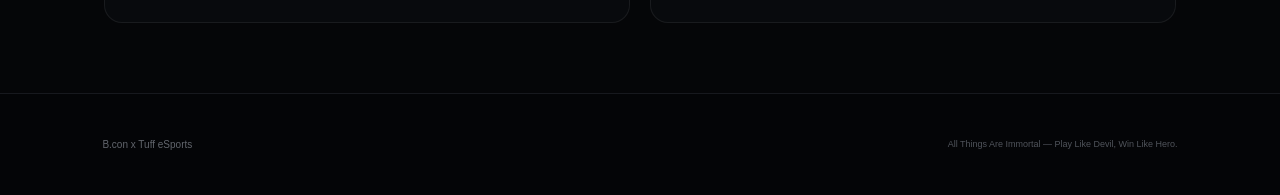
<file: news.html>
<!DOCTYPE html>
<html lang="en">
<head>
    <meta charset="UTF-8">
    <meta name="viewport" content="width=device-width, initial-scale=1.0">

    <title>News | B.con x Tuff eSports</title>

    <link rel="stylesheet" href="style.css">
</head>

<body>

<header class="navbar">

    <a href="index.html" class="brand">
        <div class="brand-mark">
            B <span>x</span> T
        </div>

        <div>
            <strong>B.con x Tuff</strong>
            <small>eSPORTS</small>
        </div>
    </a>

    <a href="index.html" class="login-btn">
        ← HOME
    </a>

</header>


<main class="news-page">

    <!-- HEADER -->

    <section class="news-hero">

        <small>LATEST UPDATES</small>

        <h1>
            ESPORTS
            <span>NEWS</span>
        </h1>

        <p>
            Free Fire esports, organisation updates,
            tournaments aur important competitive news.
        </p>

    </section>


    <!-- FEATURED NEWS -->

    <section class="featured-news">

        <div class="featured-content">

            <div class="news-tag">
                🔥 FEATURED
            </div>

            <h2>
                B.con x Tuff eSports
                Competitive Journey Begins
            </h2>

            <p>
                Hamari organisation ka mission hai talented
                players ko discover karna, train karna aur
                competitive esports mein grow karna.
            </p>

            <span class="news-date">
                28 AUG 2026
            </span>

        </div>

    </section>


    <!-- FILTER -->

    <div class="news-filter">

        <button class="active">
            ALL
        </button>

        <button>
            ESPORTS
        </button>

        <button>
            TOURNAMENT
        </button>

        <button>
            ORGANISATION
        </button>

        <button>
            GAME UPDATE
        </button>

    </div>


    <!-- NEWS GRID -->

    <section class="news-grid">

        <article class="news-card">

            <div class="news-image">
                🏆
            </div>

            <div class="news-card-content">

                <small>
                    TOURNAMENT
                </small>

                <h3>
                    Tournament Updates
                </h3>

                <p>
                    Upcoming competitive events aur
                    tournament related important information.
                </p>

                <span>
                    READ MORE →
                </span>

            </div>

        </article>


        <article class="news-card">

            <div class="news-image">
                🎮
            </div>

            <div class="news-card-content">

                <small>
                    ESPORTS
                </small>

                <h3>
                    Competitive Scene
                </h3>

                <p>
                    Free Fire esports scene se related
                    latest competitive updates.
                </p>

                <span>
                    READ MORE →
                </span>

            </div>

        </article>


        <article class="news-card">

            <div class="news-image">
                📢
            </div>

            <div class="news-card-content">

                <small>
                    ORGANISATION
                </small>

                <h3>
                    Organisation Announcement
                </h3>

                <p>
                    B.con x Tuff eSports ke important
                    announcements aur updates.
                </p>

                <span>
                    READ MORE →
                </span>

            </div>

        </article>


        <article class="news-card">

            <div class="news-image">
                ⚡
            </div>

            <div class="news-card-content">

                <small>
                    GAME UPDATE
                </small>

                <h3>
                    Game Updates
                </h3>

                <p>
                    Game changes aur competitive players
                    ke liye useful updates.
                </p>

                <span>
                    READ MORE →
                </span>

            </div>

        </article>

    </section>

</main>


<footer>

    <p>B.con x Tuff eSports</p>

    <small>
        All Things Are Immortal —
        Play Like Devil, Win Like Hero.
    </small>

</footer>


<script src="script.js"></script>

</body>
</html>
</file>
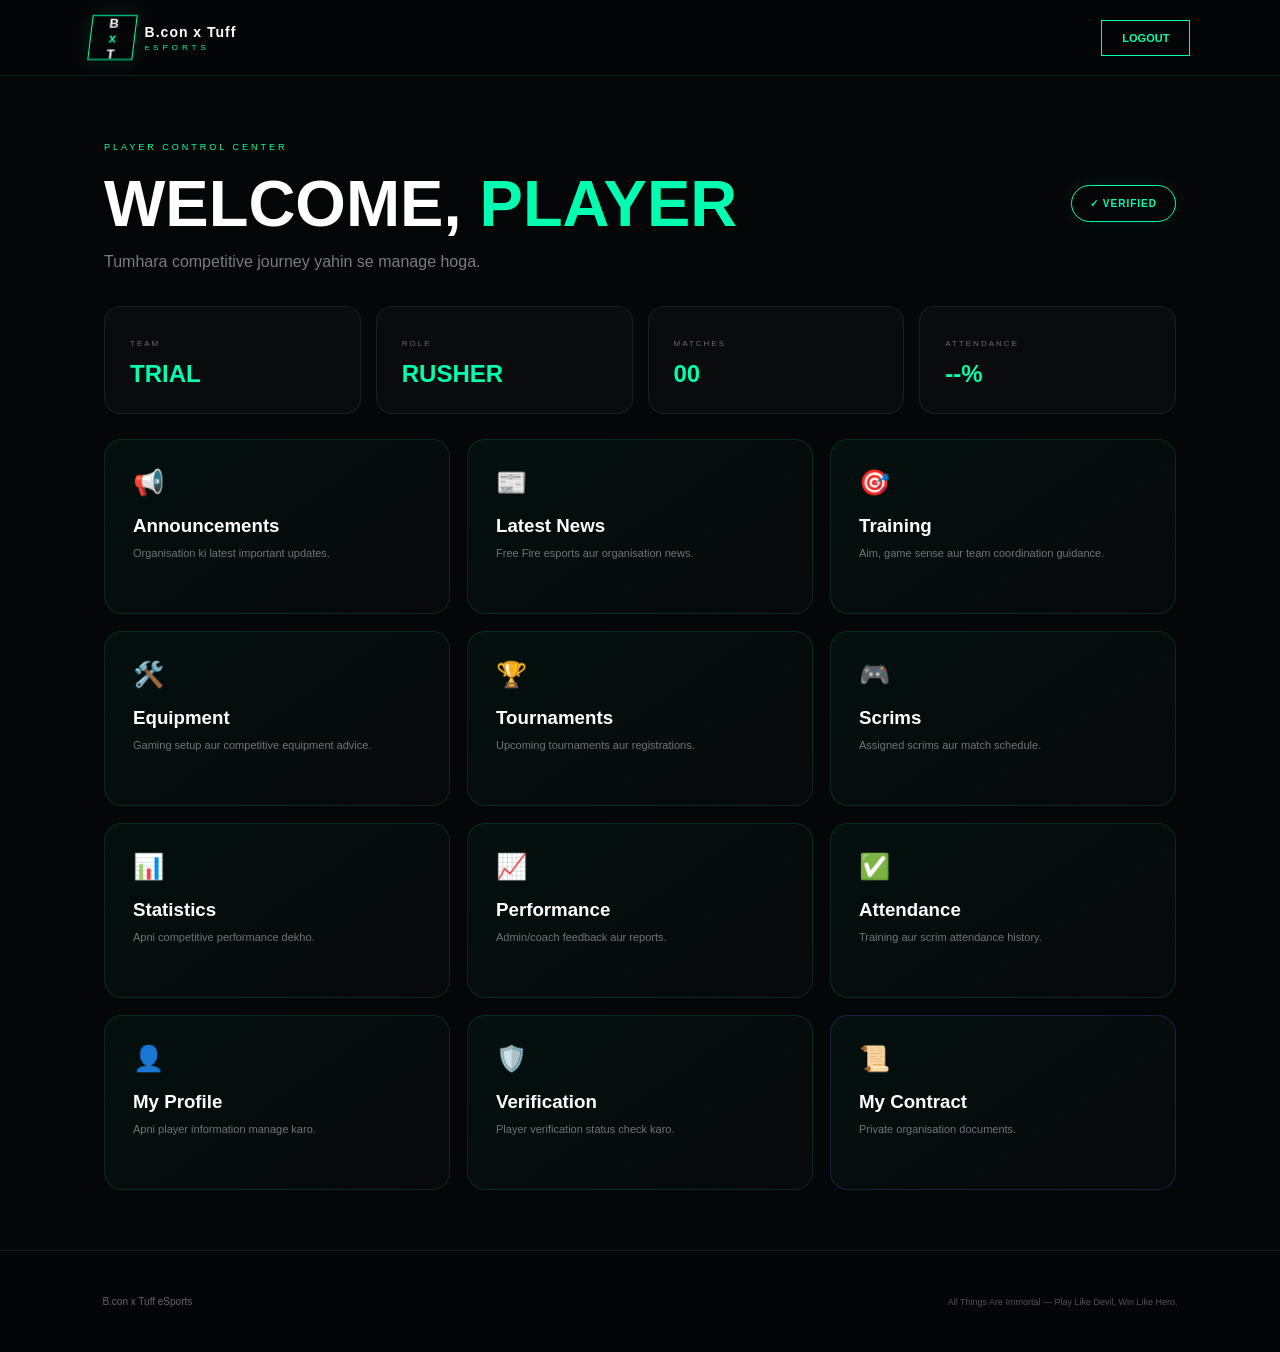
<file: player.html>
<!DOCTYPE html>
<html lang="en">
<head>
    <meta charset="UTF-8">
    <meta name="viewport" content="width=device-width, initial-scale=1.0">

    <title>Player Dashboard | B.con x Tuff</title>

    <link rel="stylesheet" href="style.css">
</head>

<body>

<header class="navbar">

    <a href="index.html" class="brand">
        <div class="brand-mark">
            B <span>x</span> T
        </div>

        <div>
            <strong>B.con x Tuff</strong>
            <small>eSPORTS</small>
        </div>
    </a>

    <a href="index.html" class="login-btn">
        LOGOUT
    </a>

</header>


<main class="dashboard">

    <!-- TOP -->
    <section class="dashboard-welcome">

        <div>
            <small>PLAYER CONTROL CENTER</small>

            <h1>
                WELCOME,
                <span>PLAYER</span>
            </h1>

            <p>
                Tumhara competitive journey yahin se manage hoga.
            </p>
        </div>

        <div class="verification-badge">
            ✓ VERIFIED
        </div>

    </section>


    <!-- STATS -->
    <section class="dashboard-stats">

        <div class="stat-card">
            <small>TEAM</small>
            <h2>TRIAL</h2>
        </div>

        <div class="stat-card">
            <small>ROLE</small>
            <h2>RUSHER</h2>
        </div>

        <div class="stat-card">
            <small>MATCHES</small>
            <h2>00</h2>
        </div>

        <div class="stat-card">
            <small>ATTENDANCE</small>
            <h2>--%</h2>
        </div>

    </section>


    <!-- MAIN GRID -->
    <section class="dashboard-grid">

        <a href="#" class="dashboard-card">
            <div class="card-icon">📢</div>
            <h3>Announcements</h3>
            <p>Organisation ki latest important updates.</p>
        </a>


        <a href="#" class="dashboard-card">
            <div class="card-icon">📰</div>
            <h3>Latest News</h3>
            <p>Free Fire esports aur organisation news.</p>
        </a>


        <a href="#" class="dashboard-card">
            <div class="card-icon">🎯</div>
            <h3>Training</h3>
            <p>Aim, game sense aur team coordination guidance.</p>
        </a>


        <a href="#" class="dashboard-card">
            <div class="card-icon">🛠️</div>
            <h3>Equipment</h3>
            <p>Gaming setup aur competitive equipment advice.</p>
        </a>


        <a href="#" class="dashboard-card">
            <div class="card-icon">🏆</div>
            <h3>Tournaments</h3>
            <p>Upcoming tournaments aur registrations.</p>
        </a>


        <a href="#" class="dashboard-card">
            <div class="card-icon">🎮</div>
            <h3>Scrims</h3>
            <p>Assigned scrims aur match schedule.</p>
        </a>


        <a href="#" class="dashboard-card">
            <div class="card-icon">📊</div>
            <h3>Statistics</h3>
            <p>Apni competitive performance dekho.</p>
        </a>


        <a href="#" class="dashboard-card">
            <div class="card-icon">📈</div>
            <h3>Performance</h3>
            <p>Admin/coach feedback aur reports.</p>
        </a>


        <a href="#" class="dashboard-card">
            <div class="card-icon">✅</div>
            <h3>Attendance</h3>
            <p>Training aur scrim attendance history.</p>
        </a>


        <a href="#" class="dashboard-card">
            <div class="card-icon">👤</div>
            <h3>My Profile</h3>
            <p>Apni player information manage karo.</p>
        </a>


        <a href="#" class="dashboard-card">
            <div class="card-icon">🛡️</div>
            <h3>Verification</h3>
            <p>Player verification status check karo.</p>
        </a>


        <a href="#" class="dashboard-card private-card">
            <div class="card-icon">📜</div>
            <h3>My Contract</h3>
            <p>Private organisation documents.</p>
        </a>

    </section>

</main>


<footer>

    <p>B.con x Tuff eSports</p>

    <small>
        All Things Are Immortal —
        Play Like Devil, Win Like Hero.
    </small>

</footer>


<script src="script.js"></script>

</body>
</html>
</file>
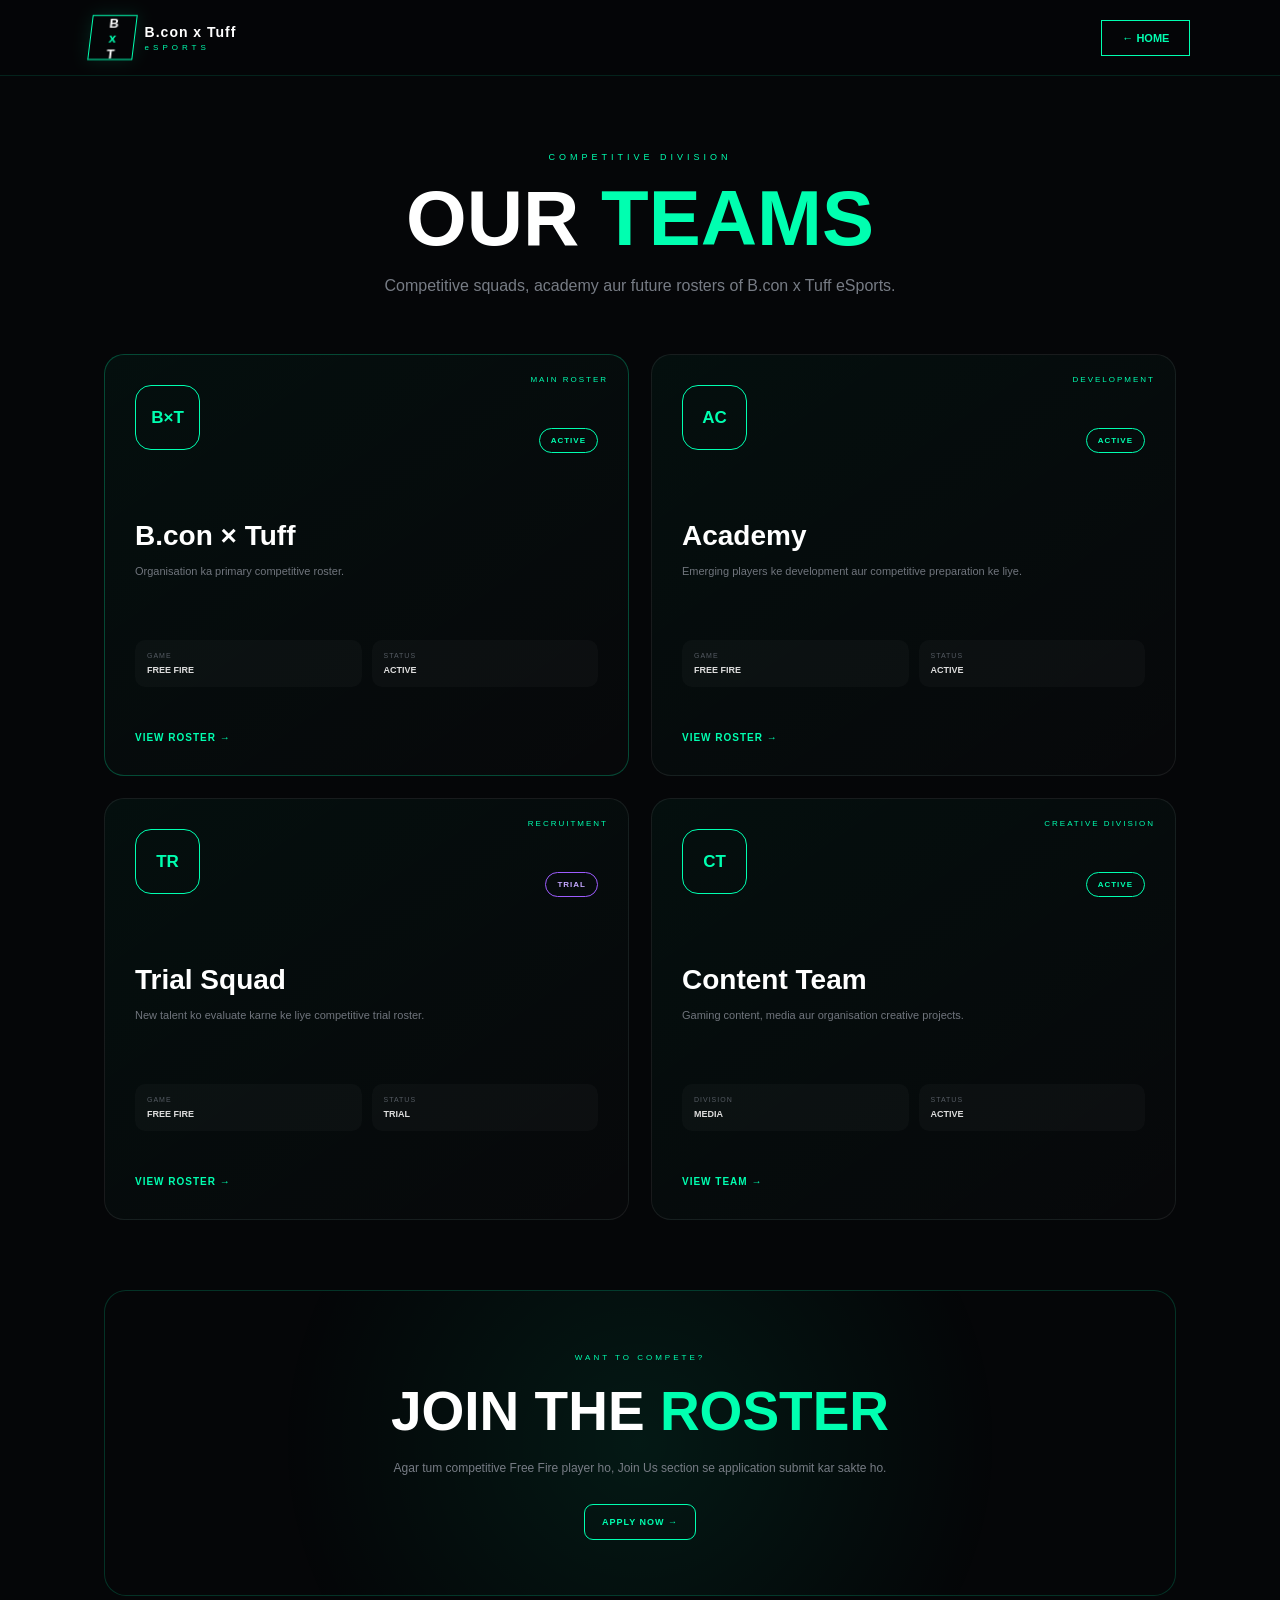
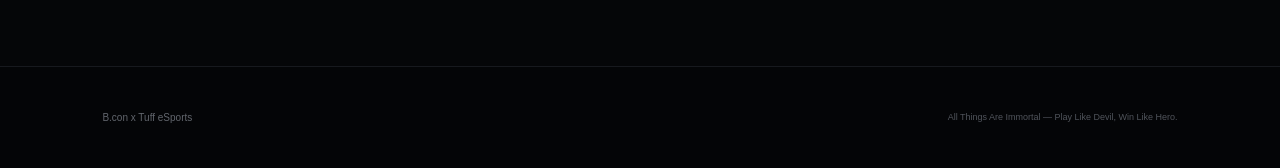
<file: teams.html>
<!DOCTYPE html>
<html lang="en">

<head>
    <meta charset="UTF-8">
    <meta name="viewport" content="width=device-width, initial-scale=1.0">

    <title>Teams | B.con x Tuff eSports</title>

    <link rel="stylesheet" href="style.css">
</head>

<body>

<header class="navbar">

    <a href="index.html" class="brand">

        <div class="brand-mark">
            B <span>x</span> T
        </div>

        <div>
            <strong>B.con x Tuff</strong>
            <small>eSPORTS</small>
        </div>

    </a>

    <a href="index.html" class="login-btn">
        ← HOME
    </a>

</header>


<main class="teams-page">

    <section class="teams-hero">

        <small>COMPETITIVE DIVISION</small>

        <h1>
            OUR
            <span>TEAMS</span>
        </h1>

        <p>
            Competitive squads, academy aur future rosters
            of B.con x Tuff eSports.
        </p>

    </section>


    <section class="teams-grid">


        <!-- MAIN ROSTER -->

        <article class="team-card main-team">

            <div class="team-top">

                <div class="team-logo">
                    B×T
                </div>

                <div class="team-status">
                    ACTIVE
                </div>

            </div>

            <small>MAIN ROSTER</small>

            <h2>
                B.con × Tuff
            </h2>

            <p>
                Organisation ka primary competitive roster.
            </p>

            <div class="team-info">

                <div>
                    <span>GAME</span>
                    <strong>FREE FIRE</strong>
                </div>

                <div>
                    <span>STATUS</span>
                    <strong>ACTIVE</strong>
                </div>

            </div>

            <button class="team-btn">
                VIEW ROSTER →
            </button>

        </article>


        <!-- ACADEMY -->

        <article class="team-card">

            <div class="team-top">

                <div class="team-logo">
                    AC
                </div>

                <div class="team-status">
                    ACTIVE
                </div>

            </div>

            <small>DEVELOPMENT</small>

            <h2>
                Academy
            </h2>

            <p>
                Emerging players ke development aur
                competitive preparation ke liye.
            </p>

            <div class="team-info">

                <div>
                    <span>GAME</span>
                    <strong>FREE FIRE</strong>
                </div>

                <div>
                    <span>STATUS</span>
                    <strong>ACTIVE</strong>
                </div>

            </div>

            <button class="team-btn">
                VIEW ROSTER →
            </button>

        </article>


        <!-- TRIAL -->

        <article class="team-card">

            <div class="team-top">

                <div class="team-logo">
                    TR
                </div>

                <div class="team-status trial">
                    TRIAL
                </div>

            </div>

            <small>RECRUITMENT</small>

            <h2>
                Trial Squad
            </h2>

            <p>
                New talent ko evaluate karne ke liye
                competitive trial roster.
            </p>

            <div class="team-info">

                <div>
                    <span>GAME</span>
                    <strong>FREE FIRE</strong>
                </div>

                <div>
                    <span>STATUS</span>
                    <strong>TRIAL</strong>
                </div>

            </div>

            <button class="team-btn">
                VIEW ROSTER →
            </button>

        </article>


        <!-- CONTENT -->

        <article class="team-card">

            <div class="team-top">

                <div class="team-logo">
                    CT
                </div>

                <div class="team-status">
                    ACTIVE
                </div>

            </div>

            <small>CREATIVE DIVISION</small>

            <h2>
                Content Team
            </h2>

            <p>
                Gaming content, media aur organisation
                creative projects.
            </p>

            <div class="team-info">

                <div>
                    <span>DIVISION</span>
                    <strong>MEDIA</strong>
                </div>

                <div>
                    <span>STATUS</span>
                    <strong>ACTIVE</strong>
                </div>

            </div>

            <button class="team-btn">
                VIEW TEAM →
            </button>

        </article>


    </section>


    <section class="join-team">

        <small>WANT TO COMPETE?</small>

        <h2>
            JOIN THE
            <span>ROSTER</span>
        </h2>

        <p>
            Agar tum competitive Free Fire player ho,
            Join Us section se application submit kar sakte ho.
        </p>

        <a href="join.html" class="team-btn">
            APPLY NOW →
        </a>

    </section>

</main>


<footer>

    <p>B.con x Tuff eSports</p>

    <small>
        All Things Are Immortal —
        Play Like Devil, Win Like Hero.
    </small>

</footer>


<script src="script.js"></script>

</body>
</html>
</file>
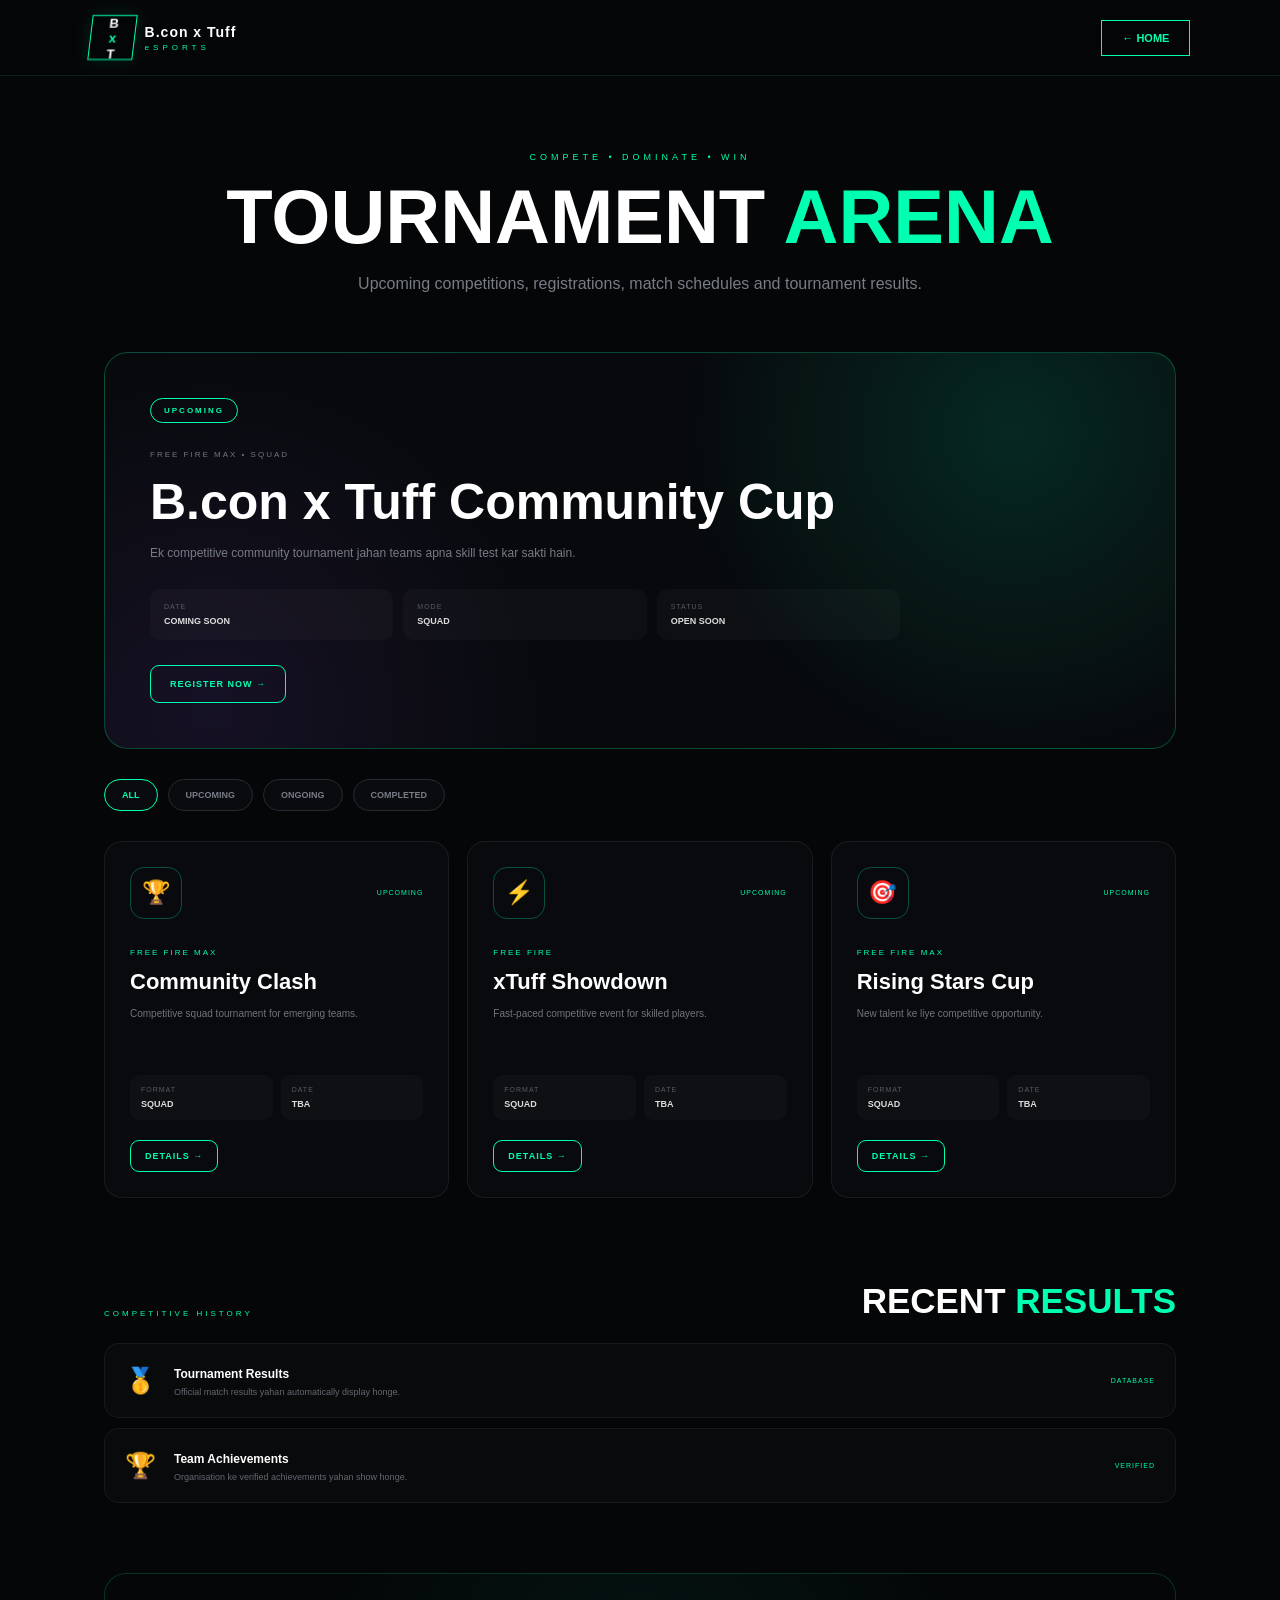
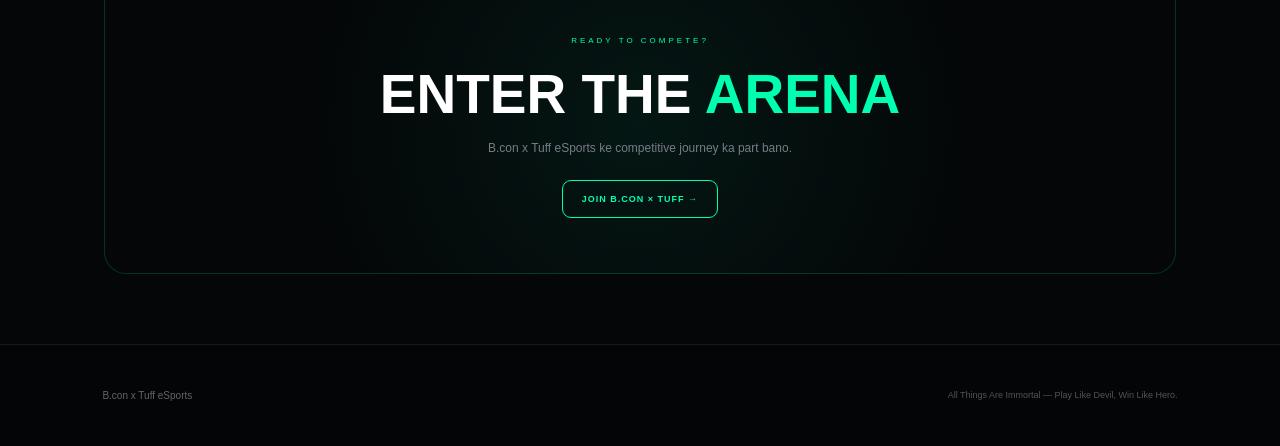
<file: tournaments.html>
<!DOCTYPE html>
<html lang="en">

<head>
    <meta charset="UTF-8">
    <meta name="viewport" content="width=device-width, initial-scale=1.0">

    <title>Tournaments | B.con x Tuff eSports</title>

    <link rel="stylesheet" href="style.css">
</head>

<body>

<header class="navbar">

    <a href="index.html" class="brand">

        <div class="brand-mark">
            B <span>x</span> T
        </div>

        <div>
            <strong>B.con x Tuff</strong>
            <small>eSPORTS</small>
        </div>

    </a>

    <a href="index.html" class="login-btn">
        ← HOME
    </a>

</header>


<main class="tournament-page">

    <!-- HERO -->

    <section class="tournament-hero">

        <small>COMPETE • DOMINATE • WIN</small>

        <h1>
            TOURNAMENT
            <span>ARENA</span>
        </h1>

        <p>
            Upcoming competitions, registrations,
            match schedules and tournament results.
        </p>

    </section>


    <!-- FEATURED TOURNAMENT -->

    <section class="featured-tournament">

        <div class="tournament-live">
            UPCOMING
        </div>

        <div class="tournament-content">

            <small>FREE FIRE MAX • SQUAD</small>

            <h2>
                B.con x Tuff
                Community Cup
            </h2>

            <p>
                Ek competitive community tournament
                jahan teams apna skill test kar sakti hain.
            </p>

            <div class="tournament-meta">

                <div>
                    <span>DATE</span>
                    <strong>COMING SOON</strong>
                </div>

                <div>
                    <span>MODE</span>
                    <strong>SQUAD</strong>
                </div>

                <div>
                    <span>STATUS</span>
                    <strong>OPEN SOON</strong>
                </div>

            </div>

            <a href="join.html" class="tournament-btn">
                REGISTER NOW →
            </a>

        </div>

    </section>


    <!-- FILTER -->

    <div class="tournament-filter">

        <button class="active">
            ALL
        </button>

        <button>
            UPCOMING
        </button>

        <button>
            ONGOING
        </button>

        <button>
            COMPLETED
        </button>

    </div>


    <!-- TOURNAMENT LIST -->

    <section class="tournament-grid">


        <article class="tournament-card">

            <div class="tournament-card-top">

                <div class="cup-icon">
                    🏆
                </div>

                <span class="status-upcoming">
                    UPCOMING
                </span>

            </div>

            <small>FREE FIRE MAX</small>

            <h3>
                Community Clash
            </h3>

            <p>
                Competitive squad tournament
                for emerging teams.
            </p>

            <div class="card-details">

                <div>
                    <span>FORMAT</span>
                    <strong>SQUAD</strong>
                </div>

                <div>
                    <span>DATE</span>
                    <strong>TBA</strong>
                </div>

            </div>

            <button class="tournament-btn small">
                DETAILS →
            </button>

        </article>


        <article class="tournament-card">

            <div class="tournament-card-top">

                <div class="cup-icon">
                    ⚡
                </div>

                <span class="status-upcoming">
                    UPCOMING
                </span>

            </div>

            <small>FREE FIRE</small>

            <h3>
                xTuff Showdown
            </h3>

            <p>
                Fast-paced competitive event
                for skilled players.
            </p>

            <div class="card-details">

                <div>
                    <span>FORMAT</span>
                    <strong>SQUAD</strong>
                </div>

                <div>
                    <span>DATE</span>
                    <strong>TBA</strong>
                </div>

            </div>

            <button class="tournament-btn small">
                DETAILS →
            </button>

        </article>


        <article class="tournament-card">

            <div class="tournament-card-top">

                <div class="cup-icon">
                    🎯
                </div>

                <span class="status-upcoming">
                    UPCOMING
                </span>

            </div>

            <small>FREE FIRE MAX</small>

            <h3>
                Rising Stars Cup
            </h3>

            <p>
                New talent ke liye competitive
                opportunity.
            </p>

            <div class="card-details">

                <div>
                    <span>FORMAT</span>
                    <strong>SQUAD</strong>
                </div>

                <div>
                    <span>DATE</span>
                    <strong>TBA</strong>
                </div>

            </div>

            <button class="tournament-btn small">
                DETAILS →
            </button>

        </article>


    </section>


    <!-- RESULTS -->

    <section class="results-section">

        <div class="section-heading">

            <small>COMPETITIVE HISTORY</small>

            <h2>
                RECENT
                <span>RESULTS</span>
            </h2>

        </div>


        <div class="result-card">

            <div class="result-icon">
                🥇
            </div>

            <div class="result-info">

                <strong>
                    Tournament Results
                </strong>

                <p>
                    Official match results yahan
                    automatically display honge.
                </p>

            </div>

            <span class="result-status">
                DATABASE
            </span>

        </div>


        <div class="result-card">

            <div class="result-icon">
                🏆
            </div>

            <div class="result-info">

                <strong>
                    Team Achievements
                </strong>

                <p>
                    Organisation ke verified achievements
                    yahan show honge.
                </p>

            </div>

            <span class="result-status">
                VERIFIED
            </span>

        </div>

    </section>


    <!-- CTA -->

    <section class="tournament-cta">

        <small>READY TO COMPETE?</small>

        <h2>
            ENTER THE
            <span>ARENA</span>
        </h2>

        <p>
            B.con x Tuff eSports ke competitive journey
            ka part bano.
        </p>

        <a href="join.html" class="tournament-btn">
            JOIN B.CON × TUFF →
        </a>

    </section>

</main>


<footer>

    <p>B.con x Tuff eSports</p>

    <small>
        All Things Are Immortal —
        Play Like Devil, Win Like Hero.
    </small>

</footer>


<script src="script.js"></script>

</body>
</html>
</file>
<file: style.css>
* {
    margin: 0;
    padding: 0;
    box-sizing: border-box;
}

html {
    scroll-behavior: smooth;
}

body {
    background: #050608;
    color: #ffffff;
    font-family: Arial, Helvetica, sans-serif;
    overflow-x: hidden;
}

a {
    text-decoration: none;
    color: inherit;
}

button {
    font-family: inherit;
    cursor: pointer;
}


/* NAVBAR */

.navbar {
    position: sticky;
    top: 0;
    z-index: 1000;

    min-height: 76px;

    padding: 14px 7%;

    display: flex;
    align-items: center;
    justify-content: space-between;

    background: rgba(5, 6, 8, 0.9);
    backdrop-filter: blur(16px);

    border-bottom: 1px solid rgba(0, 255, 176, 0.12);
}

.brand {
    display: flex;
    align-items: center;
    gap: 10px;
}

.brand-mark {
    width: 45px;
    height: 45px;

    display: grid;
    place-items: center;

    border: 1px solid #00ffb0;

    color: #ffffff;

    font-weight: 900;
    font-size: 13px;

    transform: skew(-7deg);

    box-shadow: 0 0 18px rgba(0, 255, 176, 0.12);
}

.brand-mark span {
    color: #00ffb0;
    margin: 0 2px;
}

.brand strong {
    display: block;
    font-size: 14px;
    letter-spacing: 1px;
}

.brand small {
    display: block;
    margin-top: 3px;

    color: #00ffb0;

    font-size: 8px;
    letter-spacing: 4px;
}

.navbar nav {
    display: flex;
    gap: 30px;
}

.navbar nav a {
    color: #a2a5ac;
    font-size: 12px;
    transition: 0.3s;
}

.navbar nav a:hover {
    color: #00ffb0;
}

.login-btn {
    padding: 11px 20px;

    border: 1px solid #00ffb0;

    color: #00ffb0;

    font-size: 11px;
    font-weight: bold;

    transition: 0.3s;
}

.login-btn:hover {
    background: #00ffb0;
    color: #050608;
}


/* HERO */

.hero {
    min-height: 680px;

    padding: 100px 8%;

    display: flex;
    align-items: center;
    justify-content: space-between;

    position: relative;

    background:
        radial-gradient(
            circle at 75% 50%,
            rgba(0, 255, 176, 0.12),
            transparent 28%
        );
}

.hero-content {
    max-width: 720px;
}

.eyebrow {
    display: inline-block;

    padding: 8px 14px;

    border-left: 2px solid #00ffb0;

    background: rgba(0, 255, 176, 0.05);

    color: #00ffb0;

    font-size: 10px;
    letter-spacing: 2px;
}

.hero h1 {
    margin-top: 25px;

    font-size: clamp(55px, 9vw, 110px);

    line-height: 0.85;

    letter-spacing: -5px;

    font-weight: 1000;
}

.hero h1 span {
    color: #00ffb0;

    margin: 0 8px;

    font-size: 0.7em;
}

.hero h1 strong {
    color: #ffffff;
}

.tagline {
    margin-top: 30px;

    color: #858991;

    font-size: 16px;

    line-height: 1.7;
}

.tagline b {
    color: #ffffff;
}

.hero-actions {
    margin-top: 35px;

    display: flex;
    gap: 15px;
}

.primary-btn,
.secondary-btn {
    display: inline-block;

    padding: 15px 24px;

    font-size: 11px;
    font-weight: bold;

    letter-spacing: 1px;

    transition: 0.3s;
}

.primary-btn {
    background: #00ffb0;
    color: #050608;

    border: 1px solid #00ffb0;
}

.primary-btn:hover {
    transform: translateY(-3px);

    box-shadow:
        0 0 25px rgba(0, 255, 176, 0.3);
}

.secondary-btn {
    border: 1px solid #30343a;
    color: #ffffff;
}

.secondary-btn:hover {
    border-color: #00ffb0;
    color: #00ffb0;
}


/* HERO EMBLEM */

.hero-emblem {
    text-align: center;
}

.emblem {
    width: 280px;
    height: 280px;

    display: flex;
    align-items: center;
    justify-content: center;

    gap: 13px;

    border: 1px solid rgba(0, 255, 176, 0.45);

    border-radius: 50%;

    color: #ffffff;

    font-size: 65px;
    font-weight: 1000;

    box-shadow:
        0 0 35px rgba(0, 255, 176, 0.1),
        inset 0 0 35px rgba(0, 255, 176, 0.04);
}

.emblem i {
    color: #00ffb0;
    font-size: 42px;
    font-style: normal;
}

.hero-emblem p {
    margin-top: 20px;

    color: #60646b;

    font-size: 9px;

    letter-spacing: 4px;

    line-height: 1.8;
}


/* STATS */

.stats {
    display: grid;
    grid-template-columns: repeat(4, 1fr);

    border-top: 1px solid #181a20;
    border-bottom: 1px solid #181a20;

    background: #08090c;
}

.stats div {
    padding: 30px;

    text-align: center;

    border-right: 1px solid #181a20;
}

.stats div:last-child {
    border-right: none;
}

.stats strong {
    display: block;

    color: #00ffb0;

    font-size: 32px;

    margin-bottom: 8px;
}

.stats span {
    color: #666a72;

    font-size: 9px;

    letter-spacing: 2px;
}


/* SECTIONS */

.section {
    padding: 100px 8%;
}

.section-heading {
    margin-bottom: 45px;

    display: flex;
    align-items: end;
    justify-content: space-between;
}

.section-heading small,
.about small,
.join small,
.login-box small,
.competitive small {
    color: #00ffb0;

    font-size: 9px;

    letter-spacing: 3px;
}

.section-heading h2 {
    margin-top: 10px;

    font-size: clamp(32px, 5vw, 55px);

    line-height: 1;
}

.section-heading h2 span,
.about h2 span,
.join h2 span,
.competitive h2 span,
.login-box h2 span {
    color: #00ffb0;
}

.section-heading > a {
    color: #777b83;

    font-size: 10px;
}


/* NEWS */

.news-grid {
    display: grid;

    grid-template-columns: repeat(3, 1fr);

    gap: 20px;
}

.news-card {
    position: relative;

    min-height: 285px;

    padding: 30px;

    background: #0a0c10;

    border: 1px solid #191c22;

    transition: 0.3s;
}

.news-card:hover {
    transform: translateY(-6px);

    border-color: rgba(0, 255, 176, 0.45);
}

.card-number {
    position: absolute;

    top: 20px;
    right: 20px;

    color: #30343b;

    font-size: 24px;
    font-weight: bold;
}

.news-card > small {
    color: #00ffb0;

    font-size: 9px;

    letter-spacing: 2px;
}

.news-card h3 {
    margin-top: 30px;

    font-size: 21px;
}

.news-card p {
    margin-top: 15px;

    color: #7e828a;

    font-size: 13px;

    line-height: 1.7;
}

.news-card a {
    display: inline-block;

    margin-top: 22px;

    color: #ffffff;

    font-size: 10px;
}

.news-card a:hover {
    color: #00ffb0;
}


/* TEAMS */

.teams-section {
    background: #08090c;
}

.team-grid {
    display: grid;

    grid-template-columns: repeat(4, 1fr);

    gap: 18px;
}

.team-card {
    position: relative;

    min-height: 300px;

    padding: 28px;

    background: #0b0d11;

    border: 1px solid #1a1d23;

    transition: 0.3s;
}

.team-card:hover {
    transform: translateY(-5px);

    border-color: #00ffb0;
}

.team-card > small {
    position: absolute;

    top: 20px;
    right: 20px;

    color: #41454d;
}

.team-logo {
    width: 65px;
    height: 65px;

    display: grid;
    place-items: center;

    margin-bottom: 45px;

    border: 1px solid #00ffb0;

    color: #00ffb0;

    font-size: 15px;
    font-weight: 900;
}

.team-card h3 {
    font-size: 19px;
}

.team-card p {
    margin-top: 10px;

    color: #777b83;

    font-size: 13px;
}

.team-card button {
    margin-top: 25px;

    padding: 0;

    background: transparent;

    border: none;

    color: #00ffb0;

    font-size: 10px;
}


/* COMPETITIVE */

.competitive {
    min-height: 540px;

    padding: 100px 8%;

    display: flex;

    align-items: center;
    justify-content: space-between;

    gap: 60px;

    background:
        radial-gradient(
            circle at 15% 50%,
            rgba(0, 255, 176, 0.08),
            transparent 30%
        );
}

.competitive-content {
    max-width: 650px;
}

.competitive h2 {
    margin: 20px 0;

    font-size: clamp(42px, 6vw, 75px);

    line-height: 0.95;
}

.competitive p {
    max-width: 550px;

    margin-bottom: 30px;

    color: #858991;

    line-height: 1.8;

    font-size: 14px;
}

.competitive-panel {
    width: 340px;

    background: #090b0e;

    border: 1px solid #1c1f25;
}

.competitive-panel div {
    padding: 22px;

    display: flex;
    justify-content: space-between;

    border-bottom: 1px solid #1c1f25;
}

.competitive-panel div:last-child {
    border-bottom: none;
}

.competitive-panel small {
    color: #62666d;

    font-size: 8px;
}

.competitive-panel strong {
    color: #00ffb0;

    font-size: 10px;
}


/* JOIN */

.join {
    padding: 115px 8%;

    text-align: center;

    background: #08090c;

    border-top: 1px solid #181a20;
    border-bottom: 1px solid #181a20;
}

.join h2 {
    max-width: 850px;

    margin: 20px auto;

    font-size: clamp(40px, 7vw, 82px);

    line-height: 0.95;
}

.join p {
    margin-bottom: 35px;

    color: #858991;
}


/* LOGIN */

.login-section {
    padding: 100px 8%;

    display: flex;
    justify-content: center;

    background: #050608;
}

.login-box {
    width: 100%;
    max-width: 700px;

    padding: 55px;

    text-align: center;

    background: #0a0c10;

    border: 1px solid #1b1e24;
}

.login-box h2 {
    margin: 20px 0;

    font-size: clamp(30px, 5vw, 48px);
}

.login-box p {
    margin-bottom: 30px;

    color: #777b83;

    line-height: 1.7;
}


/* ABOUT */

.about {
    display: grid;

    grid-template-columns: 1fr 1fr;

    gap: 80px;
}

.about h2 {
    margin-top: 15px;

    font-size: clamp(35px, 5vw, 60px);

    line-height: 1;
}

.about > p {
    color: #858991;

    font-size: 14px;

    line-height: 1.9;
}

.about strong {
    color: #ffffff;
}


/* FOOTER */

footer {
    padding: 45px 8%;

    display: flex;
    align-items: center;
    justify-content: space-between;

    gap: 30px;

    background: #040507;

    border-top: 1px solid #17191e;
}

footer p {
    color: #62666d;

    font-size: 10px;

    text-align: center;
}

footer > small {
    color: #50545b;

    font-size: 9px;
}


/* MOBILE */

@media (max-width: 900px) {

    .navbar nav {
        display: none;
    }

    .hero {
        padding: 85px 6%;

        flex-direction: column;

        align-items: flex-start;

        gap: 70px;
    }

    .hero-emblem {
        align-self: center;
    }

    .stats {
        grid-template-columns: repeat(2, 1fr);
    }

    .stats div:nth-child(2) {
        border-right: none;
    }

    .news-grid {
        grid-template-columns: 1fr;
    }

    .team-grid {
        grid-template-columns: repeat(2, 1fr);
    }

    .competitive {
        flex-direction: column;

        align-items: flex-start;
    }

    .competitive-panel {
        width: 100%;
    }

    .about {
        grid-template-columns: 1fr;

        gap: 35px;
    }

    footer {
        flex-direction: column;
    }
}


@media (max-width: 550px) {

    .navbar {
        padding: 14px 5%;
    }

    .login-btn {
        display: none;
    }

    .hero h1 {
        letter-spacing: -3px;
    }

    .hero-actions {
        flex-direction: column;
    }

    .primary-btn,
    .secondary-btn {
        text-align: center;
    }

    .emblem {
        width: 210px;
        height: 210px;

        font-size: 50px;
    }

    .section {
        padding: 75px 6%;
    }

    .section-heading {
        align-items: flex-start;

        flex-direction: column;

        gap: 15px;
    }

    .team-grid {
        grid-template-columns: 1fr;
    }

    .competitive {
        padding: 75px 6%;
    }

    .join {
        padding: 90px 6%;
    }

    .login-box {
        padding: 35px 20px;
    }
}/* ==============================
   PREMIUM PLAYER REGISTRATION
============================== */

.registration {
    max-width: 1050px;
    margin: auto;
    padding: 80px 5%;
}

.registration-header {
    text-align: center;
    margin-bottom: 55px;
}

.registration-header small {
    color: #00ffb0;
    letter-spacing: 4px;
    font-size: 9px;
}

.registration-header h1 {
    margin: 15px 0;
    font-size: clamp(42px, 8vw, 80px);
    line-height: 0.95;
    font-weight: 900;
}

.registration-header h1 span {
    background: linear-gradient(90deg, #00ffb0, #00d9ff, #9d5cff);
    -webkit-background-clip: text;
    color: transparent;
}

.registration-header p {
    max-width: 650px;
    margin: auto;
    color: #8b9098;
    line-height: 1.8;
}


/* FORM MAIN */

#registrationForm {
    position: relative;

    background:
        linear-gradient(
            145deg,
            rgba(0, 255, 176, 0.06),
            rgba(157, 92, 255, 0.04),
            rgba(0, 217, 255, 0.03)
        );

    border: 1px solid rgba(0, 255, 176, 0.2);

    border-radius: 22px;

    overflow: hidden;

    box-shadow:
        0 20px 70px rgba(0, 0, 0, 0.45);
}


/* SECTION */

.form-section {
    padding: 38px;

    border-bottom: 1px solid rgba(255, 255, 255, 0.06);

    background:
        linear-gradient(
            90deg,
            rgba(255, 255, 255, 0.015),
            transparent
        );
}

.form-section h2 {
    position: relative;

    margin-bottom: 30px;

    padding-left: 18px;

    font-size: 18px;

    color: #ffffff;
}

.form-section h2::before {
    content: "";

    position: absolute;

    left: 0;
    top: 2px;

    width: 4px;
    height: 20px;

    background: linear-gradient(
        #00ffb0,
        #9d5cff
    );

    border-radius: 5px;

    box-shadow:
        0 0 12px rgba(0, 255, 176, 0.5);
}


/* GRID */

.form-grid {
    display: grid;

    grid-template-columns: repeat(2, 1fr);

    gap: 20px;
}

.field {
    position: relative;

    display: flex;
    flex-direction: column;
}

.field.full {
    grid-column: 1 / -1;
}


/* LABEL */

.field label {
    margin-bottom: 9px;

    color: #8a8f98;

    font-size: 9px;

    letter-spacing: 2px;

    font-weight: bold;
}


/* INPUT */

.field input,
.field select,
.field textarea {
    width: 100%;

    padding: 15px 17px;

    border-radius: 12px;

    border: 1px solid #252a32;

    background: rgba(3, 5, 8, 0.85);

    color: #ffffff;

    outline: none;

    font-size: 13px;

    transition: 0.25s;
}


/* INPUT HOVER */

.field input:hover,
.field select:hover,
.field textarea:hover {
    border-color: rgba(0, 255, 176, 0.35);
}


/* INPUT FOCUS */

.field input:focus,
.field select:focus,
.field textarea:focus {

    border-color: #00ffb0;

    background: rgba(0, 255, 176, 0.035);

    box-shadow:
        0 0 0 3px rgba(0, 255, 176, 0.06),
        0 0 22px rgba(0, 255, 176, 0.08);
}


.field textarea {
    resize: vertical;

    min-height: 130px;
}


/* PLACEHOLDER */

.field input::placeholder,
.field textarea::placeholder {
    color: #4e535b;
}


/* AGREEMENT */

.agreement {
    padding: 28px 38px;

    background:
        rgba(0, 255, 176, 0.025);
}

.agreement label {
    display: flex;

    align-items: flex-start;

    gap: 12px;

    color: #777c85;

    font-size: 12px;

    line-height: 1.7;
}

.agreement input {
    margin-top: 4px;

    width: 16px;
    height: 16px;

    accent-color: #00ffb0;
}


/* SUBMIT */

.submit-btn {
    width: calc(100% - 76px);

    margin: 30px 38px 12px;

    padding: 17px;

    border: none;

    border-radius: 12px;

    background:
        linear-gradient(
            90deg,
            #00ffb0,
            #00d9ff
        );

    color: #030506;

    font-weight: 900;

    font-size: 11px;

    letter-spacing: 2px;

    transition: 0.3s;

    box-shadow:
        0 10px 30px rgba(0, 255, 176, 0.12);
}

.submit-btn:hover {
    transform: translateY(-3px);

    box-shadow:
        0 12px 35px rgba(0, 255, 176, 0.25);
}


/* NOTE */

.form-note {
    padding: 0 38px 32px;

    text-align: center;

    color: #50555d;

    font-size: 10px;
}


/* MOBILE */

@media (max-width: 650px) {

    .registration {
        padding: 60px 5%;
    }

    .form-grid {
        grid-template-columns: 1fr;
    }

    .field.full {
        grid-column: auto;
    }

    .form-section {
        padding: 28px 20px;
    }

    .agreement {
        padding: 25px 20px;
    }

    .submit-btn {
        width: calc(100% - 40px);

        margin-left: 20px;
        margin-right: 20px;
    }

    .form-note {
        padding-left: 20px;
        padding-right: 20px;
    }
}   /* =========================
   LOGIN PORTAL
========================= */

.portal {
    min-height: calc(100vh - 76px);

    padding: 80px 6%;
}

.portal-header {
    text-align: center;
    margin-bottom: 55px;
}

.portal-header small {
    color: #00ffb0;
    font-size: 9px;
    letter-spacing: 4px;
}

.portal-header h1 {
    margin: 18px 0;

    font-size: clamp(38px, 7vw, 70px);
    line-height: 1;
}

.portal-header h1 span {
    color: #00ffb0;
}

.portal-header p {
    color: #777b83;
}


/* LOGIN CARDS */

.login-options {
    max-width: 950px;

    margin: auto;

    display: grid;

    grid-template-columns: repeat(2, 1fr);

    gap: 24px;
}

.portal-card {
    padding: 38px;

    background:
        linear-gradient(
            145deg,
            rgba(0, 255, 176, 0.055),
            rgba(255, 255, 255, 0.015)
        );

    border: 1px solid rgba(0, 255, 176, 0.18);

    border-radius: 20px;

    transition: 0.3s;
}

.portal-card:hover {
    transform: translateY(-5px);

    border-color: rgba(0, 255, 176, 0.5);

    box-shadow:
        0 15px 45px rgba(0, 255, 176, 0.07);
}

.portal-card > small {
    color: #00ffb0;

    font-size: 9px;

    letter-spacing: 2px;
}

.portal-card h2 {
    margin: 12px 0;

    font-size: 28px;
}

.portal-card p {
    min-height: 75px;

    color: #777b83;

    font-size: 12px;

    line-height: 1.7;
}


/* ICON */

.portal-icon {
    width: 55px;
    height: 55px;

    margin-bottom: 25px;

    display: grid;
    place-items: center;

    border-radius: 14px;

    border: 1px solid #00ffb0;

    color: #00ffb0;

    font-size: 20px;

    font-weight: 900;

    box-shadow:
        0 0 20px rgba(0, 255, 176, 0.08);
}

.admin-icon {
    border-color: #9d5cff;
    color: #9d5cff;
}


/* FORM */

.portal-card form {
    margin-top: 25px;
}

.portal-card label {
    display: block;

    margin: 18px 0 8px;

    color: #777c85;

    font-size: 9px;

    letter-spacing: 1.5px;
}

.portal-card input {
    width: 100%;

    padding: 14px 15px;

    background: #050608;

    border: 1px solid #292d34;

    border-radius: 10px;

    color: white;

    outline: none;
}

.portal-card input:focus {
    border-color: #00ffb0;

    box-shadow:
        0 0 15px rgba(0, 255, 176, 0.08);
}

.portal-card button {
    width: 100%;

    margin-top: 25px;

    padding: 15px;

    border: none;

    border-radius: 10px;

    background:
        linear-gradient(
            90deg,
            #00ffb0,
            #00d9ff
        );

    color: #030506;

    font-size: 10px;

    font-weight: 900;

    letter-spacing: 1px;
}

.register-link {
    display: block;

    margin-top: 22px;

    color: #00ffb0;

    font-size: 10px;

    text-align: center;
}

.secure-note {
    display: block;

    margin-top: 22px;

    color: #555a62;

    font-size: 9px;

    text-align: center;
}


/* MOBILE */

@media (max-width: 700px) {

    .login-options {
        grid-template-columns: 1fr;
    }

    .portal-card {
        padding: 28px 22px;
    }
}/* =========================
   PLAYER DASHBOARD
========================= */

.dashboard {
    max-width: 1200px;
    margin: auto;
    padding: 60px 5%;
}

.dashboard-welcome {
    display: flex;
    justify-content: space-between;
    align-items: center;
    gap: 25px;
    margin-bottom: 35px;
}

.dashboard-welcome small {
    color: #00ffb0;
    letter-spacing: 3px;
    font-size: 9px;
}

.dashboard-welcome h1 {
    margin: 12px 0;
    font-size: clamp(35px, 6vw, 65px);
}

.dashboard-welcome h1 span {
    color: #00ffb0;
}

.dashboard-welcome p {
    color: #777c85;
}

.verification-badge {
    padding: 12px 18px;
    border: 1px solid #00ffb0;
    border-radius: 30px;
    color: #00ffb0;
    font-size: 10px;
    font-weight: bold;
    letter-spacing: 1px;
    box-shadow: 0 0 20px rgba(0,255,176,.08);
}


/* STATS */

.dashboard-stats {
    display: grid;
    grid-template-columns: repeat(4, 1fr);
    gap: 15px;
    margin-bottom: 25px;
}

.stat-card {
    padding: 25px;
    border: 1px solid rgba(255,255,255,.07);
    border-radius: 16px;
    background: rgba(255,255,255,.025);
}

.stat-card small {
    color: #666b73;
    font-size: 8px;
    letter-spacing: 2px;
}

.stat-card h2 {
    margin-top: 10px;
    color: #00ffb0;
}


/* DASHBOARD CARDS */

.dashboard-grid {
    display: grid;
    grid-template-columns: repeat(3, 1fr);
    gap: 17px;
}

.dashboard-card {
    padding: 28px;
    min-height: 175px;

    text-decoration: none;

    border: 1px solid rgba(0,255,176,.12);
    border-radius: 18px;

    background:
        linear-gradient(
            145deg,
            rgba(0,255,176,.045),
            rgba(255,255,255,.015)
        );

    transition: .25s;
}

.dashboard-card:hover {
    transform: translateY(-5px);
    border-color: rgba(0,255,176,.45);
    box-shadow: 0 15px 40px rgba(0,255,176,.06);
}

.card-icon {
    font-size: 25px;
    margin-bottom: 18px;
}

.dashboard-card h3 {
    color: #fff;
    margin-bottom: 8px;
}

.dashboard-card p {
    color: #6f747c;
    font-size: 11px;
    line-height: 1.6;
}

.private-card {
    border-color: rgba(157,92,255,.2);
}


/* MOBILE */

@media (max-width: 800px) {

    .dashboard-welcome {
        align-items: flex-start;
        flex-direction: column;
    }

    .dashboard-stats {
        grid-template-columns: repeat(2, 1fr);
    }

    .dashboard-grid {
        grid-template-columns: repeat(2, 1fr);
    }
}

@media (max-width: 500px) {

    .dashboard-grid {
        grid-template-columns: 1fr;
    }

    .dashboard {
        padding-top: 40px;
    }
/* =========================
   ADMIN DASHBOARD
========================= */

.admin-dashboard {
    max-width: 1250px;
    margin: auto;
    padding: 60px 5%;
}

.admin-header {
    display: flex;
    justify-content: space-between;
    align-items: center;
    gap: 20px;
    margin-bottom: 35px;
}

.admin-header small {
    color: #00ffb0;
    font-size: 9px;
    letter-spacing: 3px;
}

.admin-header h1 {
    margin: 12px 0;
    font-size: clamp(38px, 6vw, 65px);
}

.admin-header h1 span {
    color: #00ffb0;
}

.admin-header p {
    color: #777c85;
}

.admin-badge {
    padding: 13px 18px;
    border: 1px solid #9d5cff;
    border-radius: 30px;
    color: #c5a8ff;
    font-size: 10px;
    font-weight: bold;
}


/* STATS */

.admin-stats {
    display: grid;
    grid-template-columns: repeat(4, 1fr);
    gap: 15px;
    margin-bottom: 50px;
}

.admin-stat {
    padding: 25px;
    border: 1px solid rgba(0,255,176,.12);
    border-radius: 17px;
    background: rgba(255,255,255,.025);
}

.admin-stat small {
    display: block;
    color: #626770;
    font-size: 8px;
    letter-spacing: 1.5px;
}

.admin-stat strong {
    display: block;
    margin: 10px 0 5px;
    font-size: 32px;
    color: #00ffb0;
}

.admin-stat span {
    color: #555a62;
    font-size: 10px;
}


/* SECTION */

.admin-section {
    margin-bottom: 50px;
}

.section-title {
    margin-bottom: 22px;
}

.section-title small {
    color: #00ffb0;
    font-size: 8px;
    letter-spacing: 3px;
}

.section-title h2 {
    margin-top: 7px;
}


/* ACTIONS */

.admin-actions {
    display: grid;
    grid-template-columns: repeat(3, 1fr);
    gap: 12px;
}

.admin-actions button {
    padding: 17px;

    border: 1px solid rgba(0,255,176,.16);
    border-radius: 12px;

    background: rgba(0,255,176,.035);

    color: #fff;

    font-size: 10px;
    font-weight: bold;
    letter-spacing: 1px;
}

.admin-actions button:hover {
    border-color: #00ffb0;
    background: rgba(0,255,176,.08);
}


/* MANAGEMENT */

.admin-grid {
    display: grid;
    grid-template-columns: repeat(4, 1fr);
    gap: 14px;
}

.admin-card {
    min-height: 155px;

    padding: 24px;

    text-decoration: none;

    border: 1px solid rgba(255,255,255,.07);
    border-radius: 16px;

    background:
        linear-gradient(
            145deg,
            rgba(0,255,176,.035),
            rgba(255,255,255,.012)
        );

    transition: .25s;
}

.admin-card:hover {
    transform: translateY(-4px);
    border-color: rgba(0,255,176,.4);
}

.admin-card span {
    font-size: 23px;
}

.admin-card h3 {
    margin: 15px 0 7px;
    color: #fff;
}

.admin-card p {
    color: #666b73;
    font-size: 10px;
    line-height: 1.6;
}


/* ACTIVITY */

.activity-list {
    border: 1px solid rgba(255,255,255,.07);
    border-radius: 17px;
    overflow: hidden;
}

.activity {
    display: flex;
    align-items: center;
    gap: 15px;
    padding: 20px;
    border-bottom: 1px solid rgba(255,255,255,.05);
}

.activity:last-child {
    border-bottom: none;
}

.activity > span {
    font-size: 20px;
}

.activity div {
    flex: 1;
}

.activity strong {
    color: #fff;
    font-size: 12px;
}

.activity p {
    margin-top: 5px;
    color: #5e636b;
    font-size: 10px;
}

.activity > small {
    color: #00ffb0;
    font-size: 8px;
}


/* MOBILE */

@media (max-width: 850px) {

    .admin-stats {
        grid-template-columns: repeat(2, 1fr);
    }

    .admin-grid {
        grid-template-columns: repeat(2, 1fr);
    }

    .admin-actions {
        grid-template-columns: repeat(2, 1fr);
    }

    .admin-header {
        align-items: flex-start;
        flex-direction: column;
    }
}

@media (max-width: 500px) {

    .admin-grid,
    .admin-actions,
    .admin-stats {
        grid-template-columns: 1fr;
    }
}}/* =========================
   NEWS PAGE
========================= */

.news-page {
    max-width: 1200px;
    margin: auto;
    padding: 70px 5%;
}

.news-hero {
    text-align: center;
    margin-bottom: 50px;
}

.news-hero small {
    color: #00ffb0;
    letter-spacing: 4px;
    font-size: 9px;
}

.news-hero h1 {
    margin: 15px 0;
    font-size: clamp(42px, 8vw, 75px);
    line-height: 1;
}

.news-hero h1 span {
    background: linear-gradient(
        90deg,
        #00ffb0,
        #00d9ff,
        #9d5cff
    );

    -webkit-background-clip: text;
    color: transparent;
}

.news-hero p {
    max-width: 650px;
    margin: auto;
    color: #777c85;
    line-height: 1.7;
}


/* FEATURED */

.featured-news {
    min-height: 300px;

    display: flex;
    align-items: flex-end;

    margin-bottom: 30px;

    padding: 40px;

    border-radius: 22px;

    border: 1px solid rgba(0,255,176,.2);

    background:
        radial-gradient(
            circle at 85% 20%,
            rgba(0,255,176,.13),
            transparent 35%
        ),
        radial-gradient(
            circle at 15% 90%,
            rgba(157,92,255,.10),
            transparent 35%
        ),
        #07090c;

    overflow: hidden;
}

.featured-content {
    max-width: 700px;
}

.news-tag {
    display: inline-block;

    margin-bottom: 18px;

    padding: 7px 12px;

    border: 1px solid #00ffb0;

    border-radius: 20px;

    color: #00ffb0;

    font-size: 8px;

    font-weight: bold;

    letter-spacing: 1.5px;
}

.featured-content h2 {
    font-size: clamp(28px, 5vw, 48px);
    margin-bottom: 15px;
}

.featured-content p {
    color: #858a92;
    line-height: 1.7;
    font-size: 13px;
}

.news-date {
    display: block;

    margin-top: 20px;

    color: #555b63;

    font-size: 9px;

    letter-spacing: 2px;
}


/* FILTER */

.news-filter {
    display: flex;
    gap: 10px;

    margin-bottom: 30px;

    overflow-x: auto;

    padding-bottom: 5px;
}

.news-filter button {
    flex-shrink: 0;

    padding: 10px 17px;

    border: 1px solid #252a31;

    border-radius: 20px;

    background: #090b0f;

    color: #777c85;

    font-size: 9px;

    font-weight: bold;

    letter-spacing: 1px;
}

.news-filter button.active,
.news-filter button:hover {
    border-color: #00ffb0;
    color: #00ffb0;

    background: rgba(0,255,176,.05);
}


/* NEWS GRID */

.news-grid {
    display: grid;

    grid-template-columns: repeat(2, 1fr);

    gap: 20px;
}

.news-card {
    overflow: hidden;

    border: 1px solid rgba(255,255,255,.07);

    border-radius: 18px;

    background: #080a0d;

    transition: .3s;
}

.news-card:hover {
    transform: translateY(-5px);

    border-color: rgba(0,255,176,.4);

    box-shadow:
        0 15px 40px rgba(0,255,176,.06);
}


/* IMAGE AREA */

.news-image {
    height: 180px;

    display: grid;

    place-items: center;

    font-size: 55px;

    background:
        linear-gradient(
            135deg,
            rgba(0,255,176,.08),
            rgba(157,92,255,.08)
        );

    border-bottom: 1px solid rgba(255,255,255,.06);
}


/* CONTENT */

.news-card-content {
    padding: 25px;
}

.news-card-content > small {
    color: #00ffb0;

    font-size: 8px;

    letter-spacing: 2px;
}

.news-card-content h3 {
    margin: 12px 0 8px;

    font-size: 21px;
}

.news-card-content p {
    color: #70757d;

    font-size: 11px;

    line-height: 1.7;

    margin-bottom: 20px;
}

.news-card-content span {
    color: #00ffb0;

    font-size: 9px;

    font-weight: bold;

    letter-spacing: 1px;
}


/* MOBILE */

@media (max-width: 650px) {

    .news-page {
        padding: 50px 5%;
    }

    .featured-news {
        min-height: 280px;
        padding: 25px;
    }

    .news-grid {
        grid-template-columns: 1fr;
    }

    .news-image {
        height: 150px;
    }
}/* =========================
   TEAMS PAGE
========================= */

.teams-page {
    max-width: 1200px;
    margin: auto;
    padding: 70px 5%;
}

.teams-hero {
    text-align: center;
    margin-bottom: 55px;
}

.teams-hero small {
    color: #00ffb0;
    font-size: 9px;
    letter-spacing: 4px;
}

.teams-hero h1 {
    margin: 15px 0;
    font-size: clamp(45px, 8vw, 78px);
    line-height: 1;
}

.teams-hero h1 span {
    color: #00ffb0;
}

.teams-hero p {
    max-width: 600px;
    margin: auto;
    color: #777c85;
    line-height: 1.7;
}


/* TEAM GRID */

.teams-grid {
    display: grid;
    grid-template-columns: repeat(2, 1fr);
    gap: 22px;
}

.team-card {
    padding: 30px;

    border: 1px solid rgba(255,255,255,.07);

    border-radius: 20px;

    background:
        linear-gradient(
            145deg,
            rgba(0,255,176,.04),
            rgba(255,255,255,.012)
        );

    transition: .3s;
}

.team-card:hover {
    transform: translateY(-6px);

    border-color: rgba(0,255,176,.4);

    box-shadow:
        0 15px 45px rgba(0,255,176,.06);
}

.main-team {
    border-color: rgba(0,255,176,.25);
}


/* TOP */

.team-top {
    display: flex;
    justify-content: space-between;
    align-items: center;

    margin-bottom: 25px;
}

.team-logo {
    width: 65px;
    height: 65px;

    display: grid;
    place-items: center;

    border: 1px solid #00ffb0;

    border-radius: 16px;

    color: #00ffb0;

    font-weight: 900;

    font-size: 17px;
}

.team-status {
    padding: 7px 11px;

    border: 1px solid #00ffb0;

    border-radius: 20px;

    color: #00ffb0;

    font-size: 8px;

    font-weight: bold;

    letter-spacing: 1px;
}

.team-status.trial {
    border-color: #9d5cff;
    color: #c5a8ff;
}


/* CONTENT */

.team-card > small {
    color: #00ffb0;

    font-size: 8px;

    letter-spacing: 2px;
}

.team-card h2 {
    margin: 10px 0;

    font-size: 28px;
}

.team-card > p {
    color: #70757d;

    font-size: 11px;

    line-height: 1.7;

    min-height: 58px;
}


/* INFO */

.team-info {
    display: grid;

    grid-template-columns: 1fr 1fr;

    gap: 10px;

    margin: 20px 0;
}

.team-info div {
    padding: 12px;

    border-radius: 10px;

    background: rgba(255,255,255,.025);
}

.team-info span {
    display: block;

    color: #555b63;

    font-size: 7px;

    letter-spacing: 1px;
}

.team-info strong {
    display: block;

    margin-top: 6px;

    color: #ddd;

    font-size: 9px;
}


/* BUTTON */

.team-btn {
    display: inline-block;

    padding: 12px 17px;

    border: 1px solid #00ffb0;

    border-radius: 9px;

    background: transparent;

    color: #00ffb0;

    font-size: 9px;

    font-weight: bold;

    letter-spacing: 1px;

    text-decoration: none;
}

.team-btn:hover {
    background: #00ffb0;
    color: #050608;
}


/* JOIN */

.join-team {
    margin-top: 70px;

    padding: 55px 25px;

    text-align: center;

    border: 1px solid rgba(0,255,176,.18);

    border-radius: 22px;

    background:
        radial-gradient(
            circle,
            rgba(0,255,176,.08),
            transparent 65%
        );
}

.join-team small {
    color: #00ffb0;

    font-size: 8px;

    letter-spacing: 3px;
}

.join-team h2 {
    margin: 15px 0;

    font-size: clamp(30px, 6vw, 55px);
}

.join-team h2 span {
    color: #00ffb0;
}

.join-team p {
    max-width: 600px;

    margin: 0 auto 25px;

    color: #777c85;

    font-size: 12px;

    line-height: 1.7;
}


/* MOBILE */

@media (max-width: 650px) {

    .teams-page {
        padding-top: 50px;
    }

    .teams-grid {
        grid-template-columns: 1fr;
    }

    .team-card {
        padding: 25px;
    }
}/* =========================
   TOURNAMENT PAGE
========================= */

.tournament-page {
    max-width: 1200px;
    margin: auto;
    padding: 70px 5%;
}


/* HERO */

.tournament-hero {
    text-align: center;
    margin-bottom: 55px;
}

.tournament-hero small {
    color: #00ffb0;
    font-size: 9px;
    letter-spacing: 4px;
}

.tournament-hero h1 {
    margin: 15px 0;
    font-size: clamp(42px, 8vw, 76px);
    line-height: 1;
}

.tournament-hero h1 span {
    color: #00ffb0;
}

.tournament-hero p {
    max-width: 650px;
    margin: auto;
    color: #777c85;
    line-height: 1.7;
}


/* FEATURED */

.featured-tournament {
    position: relative;

    padding: 45px;

    margin-bottom: 30px;

    border: 1px solid rgba(0,255,176,.25);

    border-radius: 24px;

    overflow: hidden;

    background:
        radial-gradient(
            circle at 85% 20%,
            rgba(0,255,176,.13),
            transparent 35%
        ),
        radial-gradient(
            circle at 10% 90%,
            rgba(157,92,255,.10),
            transparent 35%
        ),
        #07090c;
}

.tournament-live {
    display: inline-block;

    margin-bottom: 20px;

    padding: 7px 13px;

    border: 1px solid #00ffb0;

    border-radius: 20px;

    color: #00ffb0;

    font-size: 8px;

    font-weight: bold;

    letter-spacing: 2px;
}

.tournament-content {
    max-width: 750px;
}

.tournament-content > small {
    color: #70767e;

    font-size: 8px;

    letter-spacing: 2px;
}

.tournament-content h2 {
    margin: 12px 0;

    font-size: clamp(30px, 5vw, 50px);
}

.tournament-content p {
    color: #777c85;

    font-size: 12px;

    line-height: 1.7;
}


/* META */

.tournament-meta {
    display: grid;

    grid-template-columns: repeat(3, 1fr);

    gap: 10px;

    margin: 25px 0;
}

.tournament-meta div {
    padding: 14px;

    border-radius: 10px;

    background: rgba(255,255,255,.025);
}

.tournament-meta span,
.card-details span {
    display: block;

    color: #555b63;

    font-size: 7px;

    letter-spacing: 1px;
}

.tournament-meta strong,
.card-details strong {
    display: block;

    margin-top: 6px;

    color: #ddd;

    font-size: 9px;
}


/* BUTTON */

.tournament-btn {
    display: inline-block;

    padding: 13px 19px;

    border: 1px solid #00ffb0;

    border-radius: 9px;

    background: transparent;

    color: #00ffb0;

    text-decoration: none;

    font-size: 9px;

    font-weight: bold;

    letter-spacing: 1px;

    cursor: pointer;
}

.tournament-btn:hover {
    background: #00ffb0;

    color: #050608;
}

.tournament-btn.small {
    padding: 10px 14px;
}


/* FILTER */

.tournament-filter {
    display: flex;

    gap: 10px;

    margin-bottom: 30px;

    overflow-x: auto;
}

.tournament-filter button {
    flex-shrink: 0;

    padding: 10px 17px;

    border: 1px solid #252a31;

    border-radius: 20px;

    background: #090b0f;

    color: #777c85;

    font-size: 9px;

    font-weight: bold;
}

.tournament-filter button.active,
.tournament-filter button:hover {
    border-color: #00ffb0;

    color: #00ffb0;
}


/* GRID */

.tournament-grid {
    display: grid;

    grid-template-columns: repeat(3, 1fr);

    gap: 18px;
}


/* CARD */

.tournament-card {
    padding: 25px;

    border: 1px solid rgba(255,255,255,.07);

    border-radius: 18px;

    background: #080a0d;

    transition: .3s;
}

.tournament-card:hover {
    transform: translateY(-5px);

    border-color: rgba(0,255,176,.35);
}

.tournament-card-top {
    display: flex;

    justify-content: space-between;

    align-items: center;

    margin-bottom: 22px;
}

.cup-icon {
    width: 52px;

    height: 52px;

    display: grid;

    place-items: center;

    border: 1px solid rgba(0,255,176,.3);

    border-radius: 14px;

    font-size: 23px;
}

.status-upcoming {
    color: #00ffb0;

    font-size: 7px;

    letter-spacing: 1px;
}

.tournament-card > small {
    color: #00ffb0;

    font-size: 8px;

    letter-spacing: 2px;
}

.tournament-card h3 {
    margin: 10px 0;

    font-size: 22px;
}

.tournament-card > p {
    color: #70757d;

    font-size: 10px;

    line-height: 1.7;

    min-height: 50px;
}


/* DETAILS */

.card-details {
    display: grid;

    grid-template-columns: 1fr 1fr;

    gap: 8px;

    margin: 20px 0;
}

.card-details div {
    padding: 11px;

    border-radius: 9px;

    background: rgba(255,255,255,.025);
}


/* RESULTS */

.results-section {
    margin-top: 75px;
}

.section-heading {
    margin-bottom: 25px;
}

.section-heading small {
    color: #00ffb0;

    font-size: 8px;

    letter-spacing: 3px;
}

.section-heading h2 {
    margin-top: 10px;

    font-size: 35px;
}

.section-heading h2 span {
    color: #00ffb0;
}

.result-card {
    display: flex;

    align-items: center;

    gap: 18px;

    padding: 20px;

    margin-bottom: 10px;

    border: 1px solid rgba(255,255,255,.06);

    border-radius: 15px;

    background: rgba(255,255,255,.018);
}

.result-icon {
    font-size: 25px;
}

.result-info {
    flex: 1;
}

.result-info strong {
    color: #fff;

    font-size: 12px;
}

.result-info p {
    margin-top: 5px;

    color: #626870;

    font-size: 9px;
}

.result-status {
    color: #00ffb0;

    font-size: 7px;

    letter-spacing: 1px;
}


/* CTA */

.tournament-cta {
    margin-top: 70px;

    padding: 55px 25px;

    text-align: center;

    border: 1px solid rgba(0,255,176,.18);

    border-radius: 22px;

    background:
        radial-gradient(
            circle,
            rgba(0,255,176,.07),
            transparent 65%
        );
}

.tournament-cta small {
    color: #00ffb0;

    font-size: 8px;

    letter-spacing: 3px;
}

.tournament-cta h2 {
    margin: 15px 0;

    font-size: clamp(32px, 6vw, 55px);
}

.tournament-cta h2 span {
    color: #00ffb0;
}

.tournament-cta p {
    margin-bottom: 25px;

    color: #777c85;

    font-size: 12px;
}


/* MOBILE */

@media (max-width: 800px) {

    .tournament-grid {
        grid-template-columns: repeat(2, 1fr);
    }
}

@media (max-width: 550px) {

    .tournament-page {
        padding-top: 50px;
    }

    .featured-tournament {
        padding: 28px;
    }

    .tournament-meta {
        grid-template-columns: 1fr;
    }

    .tournament-grid {
        grid-template-columns: 1fr;
    }

    .result-card {
        align-items: flex-start;
    }
}/* =========================
   MATCHES PAGE
========================= */

.matches-page {
    max-width: 1200px;
    margin: auto;
    padding: 70px 5%;
}

.matches-hero {
    text-align: center;
    margin-bottom: 60px;
}

.matches-hero small,
.placement-section > small,
.match-heading small {
    color: #00ffb0;
    font-size: 8px;
    letter-spacing: 3px;
}

.matches-hero h1 {
    margin: 15px 0;
    font-size: clamp(42px, 8vw, 76px);
    line-height: 1;
}

.matches-hero h1 span,
.placement-section h2 span,
.match-cta h2 span {
    color: #00ffb0;
}

.matches-hero p {
    max-width: 650px;
    margin: auto;
    color: #777c85;
    line-height: 1.7;
}


/* SECTION */

.match-section {
    margin-bottom: 65px;
}

.match-heading {
    display: flex;
    justify-content: space-between;
    align-items: end;
    gap: 20px;
    margin-bottom: 22px;
}

.match-heading h2 {
    margin-top: 8px;
    font-size: 30px;
}

.live-dot,
.result-label {
    padding: 8px 12px;
    border: 1px solid rgba(0,255,176,.25);
    border-radius: 20px;
    color: #00ffb0;
    font-size: 7px;
    letter-spacing: 1px;
}


/* SCRIM */

.scrim-card {
    display: flex;
    align-items: center;
    gap: 22px;

    padding: 22px;
    margin-bottom: 12px;

    border: 1px solid rgba(255,255,255,.07);
    border-radius: 17px;

    background: #080a0d;

    transition: .25s;
}

.scrim-card:hover {
    border-color: rgba(0,255,176,.3);
    transform: translateY(-3px);
}

.scrim-date {
    min-width: 75px;
    text-align: center;
    padding: 12px;

    border-radius: 12px;
    background: rgba(0,255,176,.04);
}

.scrim-date strong {
    display: block;
    color: #00ffb0;
    font-size: 16px;
}

.scrim-date span {
    color: #555b63;
    font-size: 7px;
}

.scrim-info {
    flex: 1;
}

.scrim-info small {
    color: #656b73;
    font-size: 7px;
    letter-spacing: 2px;
}

.scrim-info h3 {
    margin: 8px 0;
    font-size: 18px;
}

.scrim-info h3 span {
    color: #00ffb0;
    margin: 0 7px;
}

.scrim-info p {
    color: #656b73;
    font-size: 10px;
}

.scrim-status {
    color: #00ffb0;
    font-size: 7px;
    letter-spacing: 1px;
}


/* RESULTS */

.match-result {
    display: flex;
    align-items: center;
    justify-content: space-between;
    gap: 20px;

    padding: 20px;
    margin-bottom: 10px;

    border: 1px solid rgba(255,255,255,.07);
    border-radius: 17px;

    background: rgba(255,255,255,.015);
}

.result-team {
    display: flex;
    align-items: center;
    gap: 12px;
    min-width: 180px;
}

.result-team strong {
    color: #eee;
    font-size: 11px;
}

.result-team.opponent {
    justify-content: flex-end;
}

.mini-logo {
    width: 43px;
    height: 43px;

    display: grid;
    place-items: center;

    border: 1px solid rgba(0,255,176,.3);
    border-radius: 10px;

    color: #00ffb0;
    font-size: 11px;
    font-weight: bold;
}

.result-score {
    text-align: center;
}

.result-score strong {
    display: block;
    color: #fff;
    font-size: 20px;
}

.result-score span {
    color: #5e646c;
    font-size: 7px;
    letter-spacing: 1px;
}


/* PLACEMENTS */

.placement-section {
    margin-bottom: 65px;
}

.placement-section h2 {
    margin: 12px 0 25px;
    font-size: 35px;
}

.placement-grid {
    display: grid;
    grid-template-columns: repeat(4, 1fr);
    gap: 12px;
}

.placement-card {
    padding: 25px;

    border: 1px solid rgba(0,255,176,.1);
    border-radius: 15px;

    background: rgba(255,255,255,.02);
}

.placement-card span {
    display: block;
    color: #555b63;
    font-size: 7px;
    letter-spacing: 2px;
}

.placement-card strong {
    display: block;
    margin-top: 10px;
    color: #00ffb0;
    font-size: 30px;
}


/* CTA */

.match-cta {
    padding: 55px 25px;
    text-align: center;

    border: 1px solid rgba(0,255,176,.18);
    border-radius: 22px;

    background:
        radial-gradient(
            circle,
            rgba(0,255,176,.07),
            transparent 65%
        );
}

.match-cta small {
    color: #00ffb0;
    font-size: 8px;
    letter-spacing: 3px;
}

.match-cta h2 {
    margin: 15px 0;
    font-size: clamp(30px, 6vw, 55px);
}

.match-cta p {
    margin-bottom: 25px;
    color: #777c85;
    font-size: 11px;
}


/* MOBILE */

@media (max-width: 650px) {

    .matches-page {
        padding-top: 50px;
    }

    .match-heading {
        align-items: flex-start;
        flex-direction: column;
    }

    .scrim-card {
        align-items: flex-start;
        flex-wrap: wrap;
    }

    .scrim-info {
        min-width: 180px;
    }

    .match-result {
        flex-direction: column;
    }

    .result-team,
    .result-team.opponent {
        justify-content: center;
    }

    .placement-grid {
        grid-template-columns: repeat(2, 1fr);
    }
}
</file>
